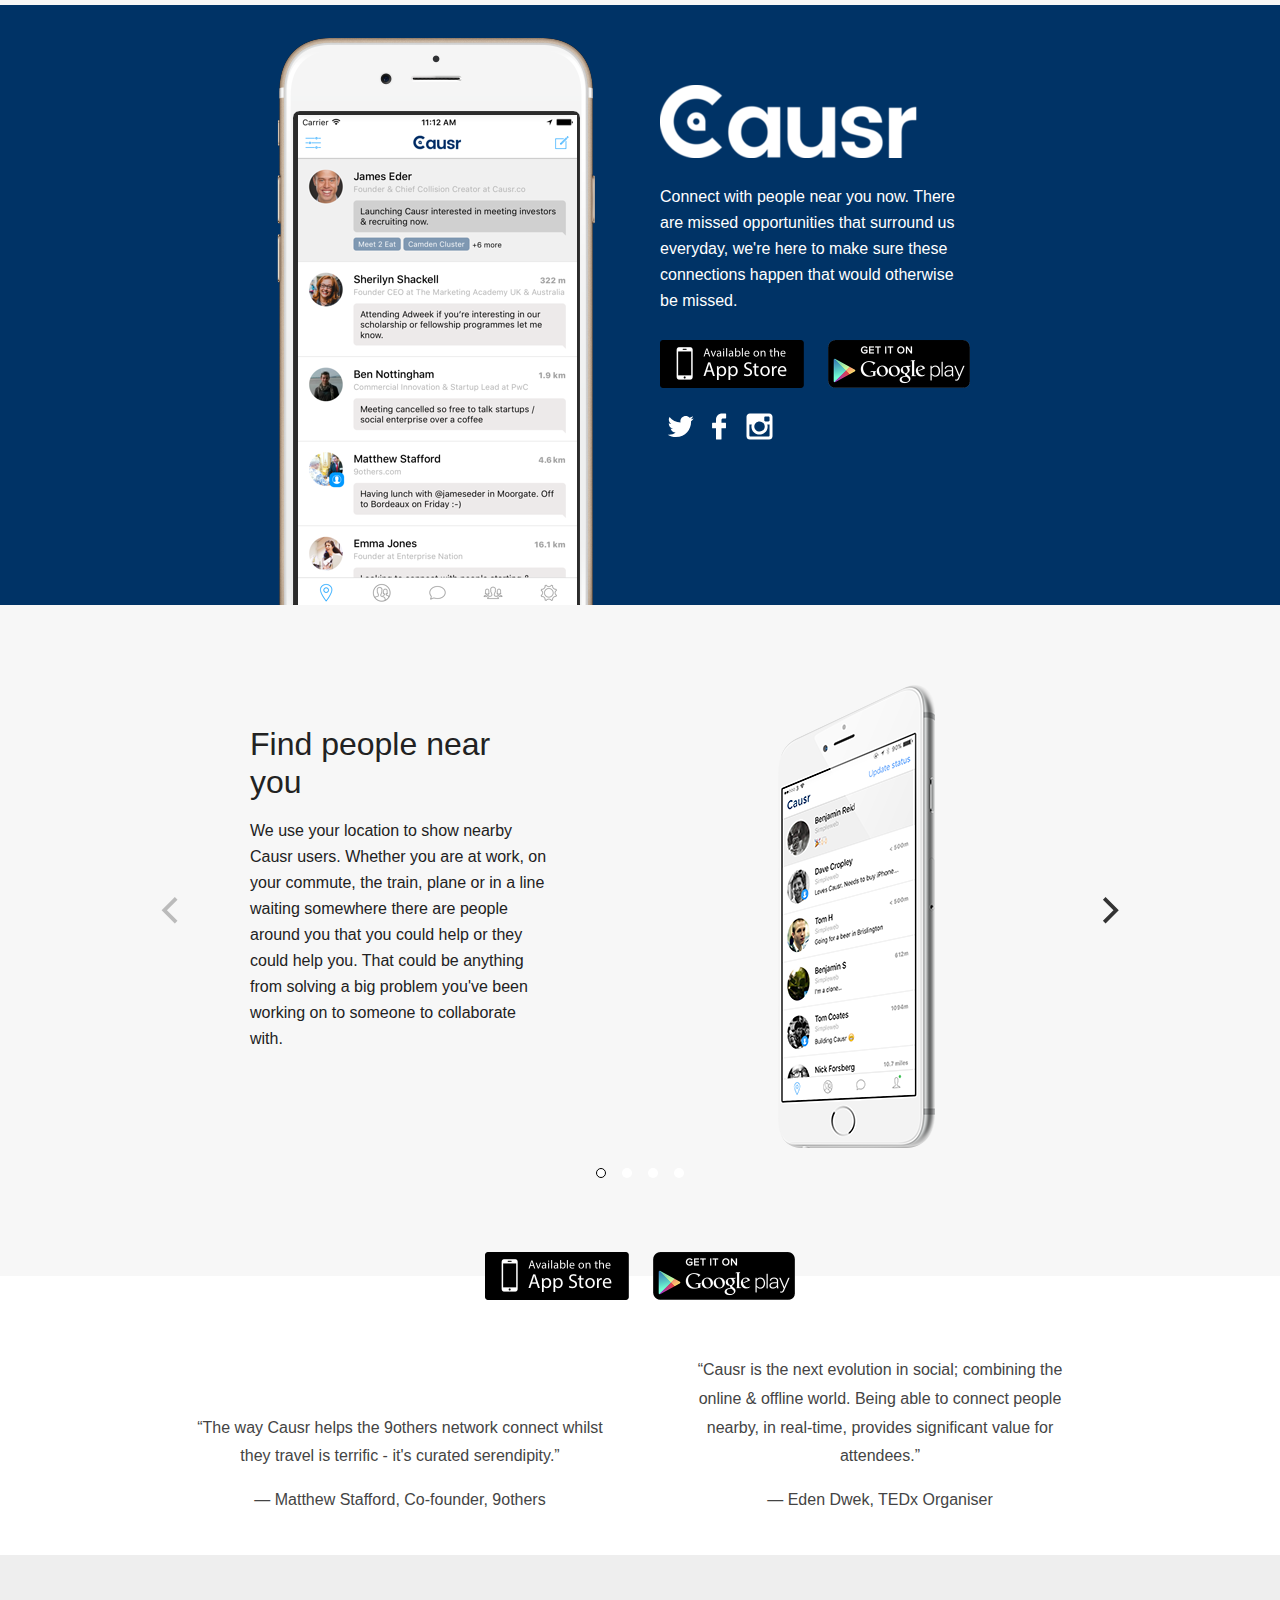
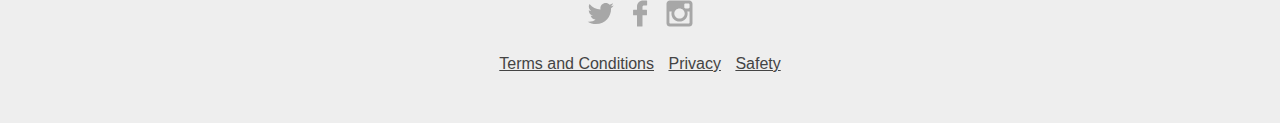
<file: index.html>
<!DOCTYPE html>
<html lang="en">
  <head>
    <meta charset="utf-8">
    <meta name="viewport" content="width=device-width, initial-scale=1">
    <meta http-equiv="X-UA-Compatible" content="IE=edge">
    <meta name="description" content="">
    <title>Causr - Connect with people near you now.</title>
    <link rel="stylesheet" href="styles/app.css">
    <!--[if lt IE 9]>
    <script src="//cdnjs.cloudflare.com/ajax/libs/html5shiv/3.7.2/html5shiv.min.js"></script>
    <script src="//cdnjs.cloudflare.com/ajax/libs/respond.js/1.4.2/respond.js"></script>
    <![endif]-->

    <style>
      .page-header {
        background-color: #003366;

      }

      .page-header .networks path {
        fill: #FFF;
      }

      .page-promo {
        background-color: #F7F7F7;
        color: #222;
      }

      .page-promo a {
        color: #222;
      }

      .section--brand {
        background-color: #F7F7F7;
        color: #222;
      }

      .section--brand a {
        color: #222;
      }

      .button {
        color: #FFF;
        background-color: #0099FF;
      }

      .button:hover {
        background-color: #0099FF;
      }
    </style>


    <script>
      (function(i,s,o,g,r,a,m){i['GoogleAnalyticsObject']=r;i[r]=i[r]||function(){
      (i[r].q=i[r].q||[]).push(arguments)},i[r].l=1*new Date();a=s.createElement(o),
      m=s.getElementsByTagName(o)[0];a.async=1;a.src=g;m.parentNode.insertBefore(a,m)
      })(window,document,'script','//www.google-analytics.com/analytics.js','ga');
      ga('create', 'UA-71581538-5', 'auto');
      ga('send', 'pageview');
    </script>

  </head>
  <body>

      <div class="page-promo">
  <div class="inner">

  </div>
</div>
<header class="page-header">
  <div class="inner">
    <div class="page-header__intro">
      <img
        class="logo"
        src="images/causr_logo_white--1--6d30d4a1aba9ffa3c5094b6944ffd0ca.png"
        alt="Product Website">
      <p>Connect with people near you now. There are missed opportunities that surround us everyday, we're here to make sure these connections happen that would otherwise be missed.</p>
      <ul class="inline-list">

  <li class="inline-list__item">
    <a href="https://itunes.apple.com/us/app/causr/id1129819484?ls=1&mt=8">
      <img src="images/app-store-2x-baf8876265fcf752127662844d5a74f7.png" alt="Product Website on the App Store" width="144" height="48">
    </a>
  </li>


  <li class="inline-list__item">
    <a href="https://play.google.com/store/apps/details?id=co.causr.app&hl=en">
      <img src="images/google-play-2x-334d71179878dde152f1dcc7745bc8b3.png" alt="Product Website on the Google Play" width="142" height="48">
    </a>
  </li>

</ul>


  <ul class="networks">

      <li class="networks__item">
        <a href="http://www.twitter.com/causrapp">
          <svg width="27px" height="23px" viewBox="0 0 27 23" version="1.1" xmlns="http://www.w3.org/2000/svg" xmlns:xlink="http://www.w3.org/1999/xlink">
            <g stroke="none" stroke-width="1" fill="none" fill-rule="evenodd">
              <path d="M26.7109271,3.43916442 C25.7539811,3.86319453 24.7271918,4.15076689 23.64836,4.27915273 C24.7499206,3.61950786 25.5931377,2.57321857 25.9927821,1.33031457 C24.9594928,1.94118812 23.8189321,2.38476074 22.6036426,2.62521865 C21.6304678,1.58704375 20.2462204,0.940398904 18.7108584,0.940398904 C15.7652915,0.940398904 13.3769837,3.32870673 13.3769837,6.27265925 C13.3769837,6.69018934 13.4240982,7.09799066 13.5150983,7.48794882 C9.08294074,7.26533408 5.15281341,5.14186982 2.52243329,1.91518808 C2.06263189,2.70156191 1.80105956,3.61785099 1.80105956,4.5959539 C1.80105956,6.44650267 2.74339117,8.07932233 4.1731386,9.03461148 C3.29903587,9.00538267 2.47693322,8.76492476 1.75721635,8.36523783 L1.75721635,8.43185232 C1.75721635,11.015118 3.59637949,13.1710823 6.03503053,13.6617694 C5.58822915,13.7819983 5.11708459,13.8486128 4.62966876,13.8486128 C4.28525316,13.8486128 3.95218072,13.8144984 3.6256083,13.7494983 C4.30471071,15.8697338 6.27387406,17.4115533 8.60695304,17.4538246 C6.7824043,18.883572 4.48182538,19.7332891 1.98305986,19.7332891 C1.55252974,19.7332891 1.12845716,19.707289 0.710927062,19.6601746 C3.07162046,21.1760365 5.87422962,22.0598681 8.88641101,22.0598681 C18.6979434,22.0598681 24.0610894,13.9331129 24.0610894,6.88518966 L24.0432037,6.19470161 C25.0911074,5.44728535 25.9976677,4.50822499 26.7109271,3.43916442 L26.7109271,3.43916442 Z" id="twitter" fill="#010002" sketch:type="MSShapeGroup"></path>
            </g>
          </svg>
        </a>
      </li>


      <li class="networks__item">
        <a href="http://www.facebook.com/causrapp">
          <svg width="15px" height="27px" viewBox="0 0 15 27" version="1.1" xmlns="http://www.w3.org/2000/svg" xmlns:xlink="http://www.w3.org/1999/xlink">
            <g stroke="none" stroke-width="1" fill="none" fill-rule="evenodd">
              <path d="M13.6045844,0.505409735 L10.2329668,0.5 C6.44507008,0.5 3.99716479,3.01146968 3.99716479,6.89863508 L3.99716479,9.84883431 L0.607154073,9.84883431 C0.314216899,9.84883431 0.077,10.0863217 0.077,10.3792589 L0.077,14.6537613 C0.077,14.9466985 0.314487386,15.1839154 0.607154073,15.1839154 L3.99716479,15.1839154 L3.99716479,25.9698459 C3.99716479,26.2627831 4.23438169,26.5 4.52731886,26.5 L8.95031856,26.5 C9.24325573,26.5 9.48047263,26.2625126 9.48047263,25.9698459 L9.48047263,15.1839154 L13.4441858,15.1839154 C13.737123,15.1839154 13.9743399,14.9466985 13.9743399,14.6537613 L13.9759628,10.3792589 C13.9759628,10.2386057 13.919972,10.1039033 13.8207034,10.0043642 C13.7214347,9.90482507 13.5861913,9.84883431 13.4455382,9.84883431 L9.48047263,9.84883431 L9.48047263,7.34791361 C9.48047263,6.1458704 9.76691813,5.53565224 11.332766,5.53565224 L13.6040435,5.53484078 C13.8967102,5.53484078 14.1339271,5.29735339 14.1339271,5.0046867 L14.1339271,1.03556381 C14.1339271,0.743167608 13.8969806,0.505950709 13.6045844,0.505409735 L13.6045844,0.505409735 Z" id="facebook" fill="#000000" sketch:type="MSShapeGroup"></path>
            </g>
          </svg>
        </a>
      </li>


      <li class="networks__item">
        <a href="https://www.instagram.com/causrapp">
          <svg width="27px" height="27px" viewBox="0 0 27 27" version="1.1" xmlns="http://www.w3.org/2000/svg" xmlns:xlink="http://www.w3.org/1999/xlink">
            <g id="Page-1" stroke="none" stroke-width="1" fill="none" fill-rule="evenodd">
              <path d="M3.83722817,0.5 L23.1630388,0.5 C24.9983675,0.5 26.5,1.8588106 26.5,3.83696121 L26.5,23.1633057 C26.5,25.1414564 24.9983675,26.500267 23.1630388,26.500267 L3.83722817,26.500267 C2.00136559,26.500267 0.5,25.1414564 0.5,23.1633057 L0.5,3.83696121 C0.5,1.8588106 2.00136559,0.5 3.83722817,0.5 Z M19.4400579,3.38874058 C18.7961579,3.38874058 18.2699858,3.91517958 18.2699858,4.55934657 L18.2699858,7.3610592 C18.2699858,8.00495924 18.7961579,8.53166519 19.4400579,8.53166519 L22.3787194,8.53166519 C23.0226195,8.53166519 23.5493254,8.00495924 23.5493254,7.3610592 L23.5493254,4.55934657 C23.5493254,3.91517958 23.0226195,3.38874058 22.3787194,3.38874058 L19.4400579,3.38874058 Z M23.5616054,11.4954207 L21.2732509,11.4954207 C21.489753,12.2023225 21.606947,12.9511366 21.606947,13.7258455 C21.606947,18.0505473 17.9880793,21.5562252 13.524827,21.5562252 C9.06184159,21.5562252 5.44350781,18.0505473 5.44350781,13.7258455 C5.44350781,12.9506027 5.56043493,12.2020556 5.77720393,11.4954207 L3.38927449,11.4954207 L3.38927449,22.4782944 C3.38927449,23.0466456 3.85431341,23.5119515 4.4229316,23.5119515 L22.5284822,23.5119515 C23.0971004,23.5119515 23.5621394,23.0469125 23.5621394,22.4782944 L23.5621394,11.4954207 L23.5616054,11.4954207 Z M13.52456,8.38403803 C10.6408916,8.38403803 8.30288313,10.6491673 8.30288313,13.4436721 C8.30288313,16.2381769 10.6408916,18.5033062 13.52456,18.5033062 C16.4084954,18.5033062 18.7467708,16.2381769 18.7467708,13.4436721 C18.7467708,10.6491673 16.4087623,8.38403803 13.52456,8.38403803 Z" id="instagram" fill="#000000" sketch:type="MSShapeGroup"></path>
            </g>
          </svg>
        </a>
      </li>

  </ul>


      <div class="page-header__image">
        <img src="images/causrhomepage-7e3319dba3345511427ee50b9010af6f.png" alt="Product Website" width="370">
      </div>
    </div>
  </div>
</header>

<section class="section section--brand">
  <div class="inner">
    <div class="gallery" id="js-gallery">

  <div class="gallery-item">
    <div class="gallery-item__body">
      <h2>Find people near you</h2>
      <p><p>We use your location to show nearby Causr users. Whether you are at work, on your commute, the train, plane or in a line waiting somewhere there are people around you that you could help or they could help you. That could be anything from solving a big problem you&#39;ve been working on to someone to collaborate with. </p>
</p>
    </div>
    <div class="gallery-item__image">
      <img src="images/feature-0-d221f906aad3c1f90b2936f1a449cd10.png" alt="Find people near you">
    </div>
  </div>


  <div class="gallery-item">
    <div class="gallery-item__body">
      <h2>Update your status to let people know what you're up to</h2>
      <p><p>Let people know if you&#39;re free or if you&#39;re looking for help with something specific. Leave your status on for an hour or two or until you next update. </p>
</p>
    </div>
    <div class="gallery-item__image">
      <img src="images/feature-1-74f908e5dd00e38576f8e3847fb3befd.png" alt="Update your status to let people know what you're up to">
    </div>
  </div>


  <div class="gallery-item">
    <div class="gallery-item__body">
      <h2>Connect and chat</h2>
      <p><p>Create new contacts, instant message and meet up. Causr is designed to enable more collaboration and face to face interaction for people within &amp; outside of your existing networks.</p>
</p>
    </div>
    <div class="gallery-item__image">
      <img src="images/feature-2-9b49ea1769ca5c912d38e1c147a98bbf.png" alt="Connect and chat">
    </div>
  </div>


  <div class="gallery-item">
    <div class="gallery-item__body">
      <h2>Join Groups</h2>
      <p><p>Connect with people who share the same interests. That&#39;s everything from people nearby looking to go for a run to Alumni from your University. If you don&#39;t see a group for you under the groups tab feel free to request one and we&#39;ll be in touch. </p>
</p>
    </div>
    <div class="gallery-item__image">
      <img src="images/feature-3-b1d45c68b2fe6abe527836681b812b4c.png" alt="Join Groups">
    </div>
  </div>

</div>

    <div class="section__cta">
      <ul class="inline-list">

  <li class="inline-list__item">
    <a href="https://itunes.apple.com/us/app/causr/id1129819484?ls=1&mt=8">
      <img src="images/app-store-2x-baf8876265fcf752127662844d5a74f7.png" alt="Product Website on the App Store" width="144" height="48">
    </a>
  </li>


  <li class="inline-list__item">
    <a href="https://play.google.com/store/apps/details?id=co.causr.app&hl=en">
      <img src="images/google-play-2x-334d71179878dde152f1dcc7745bc8b3.png" alt="Product Website on the Google Play" width="142" height="48">
    </a>
  </li>

</ul>

    </div>
  </div>
</section>

<section class="section section--flat">
  <div class="inner">
    <div class="testimonials">

  <div class="testimonials__quote">
    <blockquote class="quote">
      &ldquo;The way Causr helps the 9others network connect whilst they travel is terrific - it's curated serendipity.&rdquo;
      <cite class="quote__author">&mdash; Matthew Stafford, Co-founder, 9others</cite>
    </blockquote>
  </div><div class="testimonials__quote">
    <blockquote class="quote">
      &ldquo;Causr is the next evolution in social; combining the online & offline world. Being able to connect people nearby, in real-time, provides significant value for attendees.&rdquo;
      <cite class="quote__author">&mdash; Eden Dwek, TEDx Organiser</cite>
    </blockquote>
  </div>

</div>

  </div>
</section>


      <footer class="page-footer">
        <div class="inner">

  <ul class="networks">

      <li class="networks__item">
        <a href="http://www.twitter.com/causrapp">
          <svg width="27px" height="23px" viewBox="0 0 27 23" version="1.1" xmlns="http://www.w3.org/2000/svg" xmlns:xlink="http://www.w3.org/1999/xlink">
            <g stroke="none" stroke-width="1" fill="none" fill-rule="evenodd">
              <path d="M26.7109271,3.43916442 C25.7539811,3.86319453 24.7271918,4.15076689 23.64836,4.27915273 C24.7499206,3.61950786 25.5931377,2.57321857 25.9927821,1.33031457 C24.9594928,1.94118812 23.8189321,2.38476074 22.6036426,2.62521865 C21.6304678,1.58704375 20.2462204,0.940398904 18.7108584,0.940398904 C15.7652915,0.940398904 13.3769837,3.32870673 13.3769837,6.27265925 C13.3769837,6.69018934 13.4240982,7.09799066 13.5150983,7.48794882 C9.08294074,7.26533408 5.15281341,5.14186982 2.52243329,1.91518808 C2.06263189,2.70156191 1.80105956,3.61785099 1.80105956,4.5959539 C1.80105956,6.44650267 2.74339117,8.07932233 4.1731386,9.03461148 C3.29903587,9.00538267 2.47693322,8.76492476 1.75721635,8.36523783 L1.75721635,8.43185232 C1.75721635,11.015118 3.59637949,13.1710823 6.03503053,13.6617694 C5.58822915,13.7819983 5.11708459,13.8486128 4.62966876,13.8486128 C4.28525316,13.8486128 3.95218072,13.8144984 3.6256083,13.7494983 C4.30471071,15.8697338 6.27387406,17.4115533 8.60695304,17.4538246 C6.7824043,18.883572 4.48182538,19.7332891 1.98305986,19.7332891 C1.55252974,19.7332891 1.12845716,19.707289 0.710927062,19.6601746 C3.07162046,21.1760365 5.87422962,22.0598681 8.88641101,22.0598681 C18.6979434,22.0598681 24.0610894,13.9331129 24.0610894,6.88518966 L24.0432037,6.19470161 C25.0911074,5.44728535 25.9976677,4.50822499 26.7109271,3.43916442 L26.7109271,3.43916442 Z" id="twitter" fill="#010002" sketch:type="MSShapeGroup"></path>
            </g>
          </svg>
        </a>
      </li>


      <li class="networks__item">
        <a href="http://www.facebook.com/causrapp">
          <svg width="15px" height="27px" viewBox="0 0 15 27" version="1.1" xmlns="http://www.w3.org/2000/svg" xmlns:xlink="http://www.w3.org/1999/xlink">
            <g stroke="none" stroke-width="1" fill="none" fill-rule="evenodd">
              <path d="M13.6045844,0.505409735 L10.2329668,0.5 C6.44507008,0.5 3.99716479,3.01146968 3.99716479,6.89863508 L3.99716479,9.84883431 L0.607154073,9.84883431 C0.314216899,9.84883431 0.077,10.0863217 0.077,10.3792589 L0.077,14.6537613 C0.077,14.9466985 0.314487386,15.1839154 0.607154073,15.1839154 L3.99716479,15.1839154 L3.99716479,25.9698459 C3.99716479,26.2627831 4.23438169,26.5 4.52731886,26.5 L8.95031856,26.5 C9.24325573,26.5 9.48047263,26.2625126 9.48047263,25.9698459 L9.48047263,15.1839154 L13.4441858,15.1839154 C13.737123,15.1839154 13.9743399,14.9466985 13.9743399,14.6537613 L13.9759628,10.3792589 C13.9759628,10.2386057 13.919972,10.1039033 13.8207034,10.0043642 C13.7214347,9.90482507 13.5861913,9.84883431 13.4455382,9.84883431 L9.48047263,9.84883431 L9.48047263,7.34791361 C9.48047263,6.1458704 9.76691813,5.53565224 11.332766,5.53565224 L13.6040435,5.53484078 C13.8967102,5.53484078 14.1339271,5.29735339 14.1339271,5.0046867 L14.1339271,1.03556381 C14.1339271,0.743167608 13.8969806,0.505950709 13.6045844,0.505409735 L13.6045844,0.505409735 Z" id="facebook" fill="#000000" sketch:type="MSShapeGroup"></path>
            </g>
          </svg>
        </a>
      </li>


      <li class="networks__item">
        <a href="https://www.instagram.com/causrapp">
          <svg width="27px" height="27px" viewBox="0 0 27 27" version="1.1" xmlns="http://www.w3.org/2000/svg" xmlns:xlink="http://www.w3.org/1999/xlink">
            <g id="Page-1" stroke="none" stroke-width="1" fill="none" fill-rule="evenodd">
              <path d="M3.83722817,0.5 L23.1630388,0.5 C24.9983675,0.5 26.5,1.8588106 26.5,3.83696121 L26.5,23.1633057 C26.5,25.1414564 24.9983675,26.500267 23.1630388,26.500267 L3.83722817,26.500267 C2.00136559,26.500267 0.5,25.1414564 0.5,23.1633057 L0.5,3.83696121 C0.5,1.8588106 2.00136559,0.5 3.83722817,0.5 Z M19.4400579,3.38874058 C18.7961579,3.38874058 18.2699858,3.91517958 18.2699858,4.55934657 L18.2699858,7.3610592 C18.2699858,8.00495924 18.7961579,8.53166519 19.4400579,8.53166519 L22.3787194,8.53166519 C23.0226195,8.53166519 23.5493254,8.00495924 23.5493254,7.3610592 L23.5493254,4.55934657 C23.5493254,3.91517958 23.0226195,3.38874058 22.3787194,3.38874058 L19.4400579,3.38874058 Z M23.5616054,11.4954207 L21.2732509,11.4954207 C21.489753,12.2023225 21.606947,12.9511366 21.606947,13.7258455 C21.606947,18.0505473 17.9880793,21.5562252 13.524827,21.5562252 C9.06184159,21.5562252 5.44350781,18.0505473 5.44350781,13.7258455 C5.44350781,12.9506027 5.56043493,12.2020556 5.77720393,11.4954207 L3.38927449,11.4954207 L3.38927449,22.4782944 C3.38927449,23.0466456 3.85431341,23.5119515 4.4229316,23.5119515 L22.5284822,23.5119515 C23.0971004,23.5119515 23.5621394,23.0469125 23.5621394,22.4782944 L23.5621394,11.4954207 L23.5616054,11.4954207 Z M13.52456,8.38403803 C10.6408916,8.38403803 8.30288313,10.6491673 8.30288313,13.4436721 C8.30288313,16.2381769 10.6408916,18.5033062 13.52456,18.5033062 C16.4084954,18.5033062 18.7467708,16.2381769 18.7467708,13.4436721 C18.7467708,10.6491673 16.4087623,8.38403803 13.52456,8.38403803 Z" id="instagram" fill="#000000" sketch:type="MSShapeGroup"></path>
            </g>
          </svg>
        </a>
      </li>

  </ul>


          <nav>
  <ul class="inline-nav">

    <li class="inline-nav__item">
      <a href="/pages/terms ">Terms and Conditions </a>
    </li>


    <li class="inline-nav__item">
      <a href="/pages/privacy">Privacy</a>
    </li>


    <li class="inline-nav__item">
      <a href="/pages/help">Safety</a>
    </li>


  </ul>
</nav>

        </div>
      </footer>

      <script src="scripts/app.js"></script>

  </body>
</html>
</file>
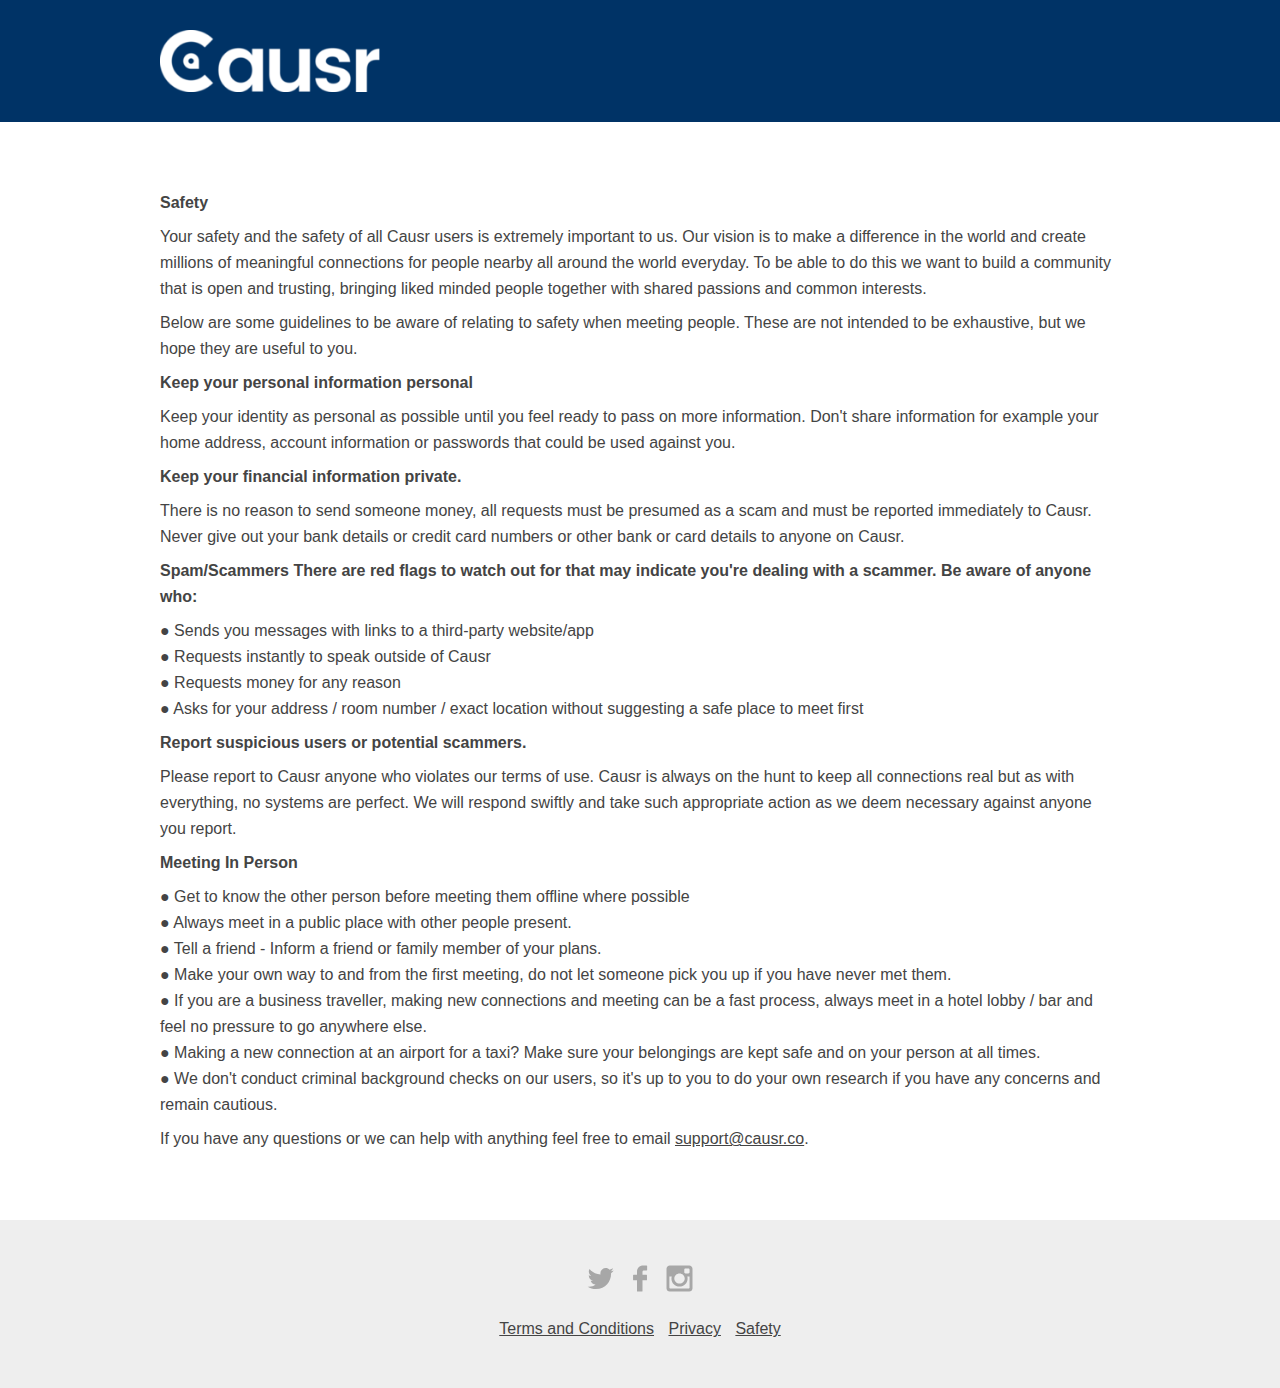
<file: pages/help.html>
<!DOCTYPE html>
<html lang="en">
  <head>
    <meta charset="utf-8">
    <meta name="viewport" content="width=device-width, initial-scale=1">
    <meta http-equiv="X-UA-Compatible" content="IE=edge">
    <meta name="description" content="">
    <title>Causr - Connect with people near you now.</title>
    <link rel="stylesheet" href="/styles/app.css">
    <!--[if lt IE 9]>
    <script src="//cdnjs.cloudflare.com/ajax/libs/html5shiv/3.7.2/html5shiv.min.js"></script>
    <script src="//cdnjs.cloudflare.com/ajax/libs/respond.js/1.4.2/respond.js"></script>
    <![endif]-->

    <style>
      .page-header {
        background-color: #003366;

      }

      .page-header .networks path {
        fill: #FFF;
      }

      .page-promo {
        background-color: #F7F7F7;
        color: #222;
      }

      .page-promo a {
        color: #222;
      }

      .section--brand {
        background-color: #F7F7F7;
        color: #222;
      }

      .section--brand a {
        color: #222;
      }

      .button {
        color: #FFF;
        background-color: #0099FF;
      }

      .button:hover {
        background-color: #0099FF;
      }
    </style>


    <script>
      (function(i,s,o,g,r,a,m){i['GoogleAnalyticsObject']=r;i[r]=i[r]||function(){
      (i[r].q=i[r].q||[]).push(arguments)},i[r].l=1*new Date();a=s.createElement(o),
      m=s.getElementsByTagName(o)[0];a.async=1;a.src=g;m.parentNode.insertBefore(a,m)
      })(window,document,'script','//www.google-analytics.com/analytics.js','ga');
      ga('create', 'UA-71581538-5', 'auto');
      ga('send', 'pageview');
    </script>

  </head>
  <body>

      <header class="page-header page-header--padded">
  <div class="inner">
    <a href="/">
      <img
        class="logo logo--inline"
        src="/images/causr_logo_white--1--6d30d4a1aba9ffa3c5094b6944ffd0ca.png"
        alt="Product Website">
    </a>
  </div>
</header>

<section class="section">
  <div class="inner">
    <p><b>Safety</b></p><p class="p1"><span class="s1">Your safety and the safety of all Causr users is extremely important to us. Our vision is to make a difference in the world and create millions of meaningful connections for people nearby all around the world everyday. To be able to do this we want to build a community that is open and trusting, bringing liked minded people together with shared passions and common interests.</span></p><p class="p1"><span class="s1">Below are some guidelines to be aware of relating to safety when meeting people. These are not intended to be exhaustive, but we hope they are useful to you.</span></p><p class="p1"><span class="s1"><b>Keep your personal information personal</b></span></p><p class="p1"><span class="s1">Keep your identity as personal as possible until you feel ready to pass on more information. Don't share information for example your home address, account information or passwords that could be used against you.</span></p><p class="p1"><span class="s1"><b>Keep your financial information private.</b></span></p><p class="p1"><span class="s1">There is no reason to send someone money, all requests must be presumed as a scam and must be reported immediately to Causr. Never give out your bank details or credit card numbers or other bank or card details to anyone on Causr.</span></p><p class="p1"><span class="s1"><b>Spam/Scammers There are red flags to watch out for that may indicate you're dealing with a scammer. Be aware of anyone who:</b></span></p><p class="p1"><span class="s2">● </span><span class="s1">Sends you messages with links to a third-party website/app<br></span><span class="s2">● </span><span class="s1">Requests instantly to speak outside of Causr<br></span><span class="s2">● </span><span class="s1">Requests money for any reason<br></span><span class="s2">● </span><span class="s1">Asks for your address / room number / exact location without suggesting a safe place to meet first</span></p><p class="p1"><span class="s1"><b>Report suspicious users or potential scammers.</b></span></p><p class="p1"><span class="s1">Please report to Causr anyone who violates our terms of use. Causr is always on the hunt to keep all connections real but as with everything, no systems are perfect. We will respond swiftly and take such appropriate action as we deem necessary against anyone you report.</span></p><p class="p1"><span class="s1"><b>Meeting In Person</b></span></p><p class="p1"><span class="s3">● </span><span class="s1">Get to know the other person before meeting them offline where possible<br></span><span class="s3">● </span><span class="s1">Always meet in a public place with other people present.<br></span><span class="s3">● </span><span class="s1">Tell a friend - Inform a friend or family member of your plans.<br></span><span class="s3">● </span><span class="s1">Make your own way to and from the first meeting, do not let someone pick you up if you have never met them.<br></span><span class="s4">● </span><span class="s1">If you are a business traveller, making new connections and meeting can be a fast process, always meet in a hotel lobby / bar and feel no pressure to go anywhere else.<br></span><span class="s4">● </span><span class="s1">Making a new connection at an airport for a taxi? Make sure your belongings are kept safe and on your person at all times.<br></span><span class="s4">● </span><span class="s1">We don't conduct criminal background checks on our users, so it's up to you to do your own research if you have any concerns and remain cautious.</span></p><p class="p1"><span class="s1">If you have any questions or we can help with anything feel free to email <a href="mailto:mailto:support@causr.co">support@causr.co</a>.</span></p>
  </div>
</section>


      <footer class="page-footer">
        <div class="inner">

  <ul class="networks">

      <li class="networks__item">
        <a href="http://www.twitter.com/causrapp">
          <svg width="27px" height="23px" viewBox="0 0 27 23" version="1.1" xmlns="http://www.w3.org/2000/svg" xmlns:xlink="http://www.w3.org/1999/xlink">
            <g stroke="none" stroke-width="1" fill="none" fill-rule="evenodd">
              <path d="M26.7109271,3.43916442 C25.7539811,3.86319453 24.7271918,4.15076689 23.64836,4.27915273 C24.7499206,3.61950786 25.5931377,2.57321857 25.9927821,1.33031457 C24.9594928,1.94118812 23.8189321,2.38476074 22.6036426,2.62521865 C21.6304678,1.58704375 20.2462204,0.940398904 18.7108584,0.940398904 C15.7652915,0.940398904 13.3769837,3.32870673 13.3769837,6.27265925 C13.3769837,6.69018934 13.4240982,7.09799066 13.5150983,7.48794882 C9.08294074,7.26533408 5.15281341,5.14186982 2.52243329,1.91518808 C2.06263189,2.70156191 1.80105956,3.61785099 1.80105956,4.5959539 C1.80105956,6.44650267 2.74339117,8.07932233 4.1731386,9.03461148 C3.29903587,9.00538267 2.47693322,8.76492476 1.75721635,8.36523783 L1.75721635,8.43185232 C1.75721635,11.015118 3.59637949,13.1710823 6.03503053,13.6617694 C5.58822915,13.7819983 5.11708459,13.8486128 4.62966876,13.8486128 C4.28525316,13.8486128 3.95218072,13.8144984 3.6256083,13.7494983 C4.30471071,15.8697338 6.27387406,17.4115533 8.60695304,17.4538246 C6.7824043,18.883572 4.48182538,19.7332891 1.98305986,19.7332891 C1.55252974,19.7332891 1.12845716,19.707289 0.710927062,19.6601746 C3.07162046,21.1760365 5.87422962,22.0598681 8.88641101,22.0598681 C18.6979434,22.0598681 24.0610894,13.9331129 24.0610894,6.88518966 L24.0432037,6.19470161 C25.0911074,5.44728535 25.9976677,4.50822499 26.7109271,3.43916442 L26.7109271,3.43916442 Z" id="twitter" fill="#010002" sketch:type="MSShapeGroup"></path>
            </g>
          </svg>
        </a>
      </li>


      <li class="networks__item">
        <a href="http://www.facebook.com/causrapp">
          <svg width="15px" height="27px" viewBox="0 0 15 27" version="1.1" xmlns="http://www.w3.org/2000/svg" xmlns:xlink="http://www.w3.org/1999/xlink">
            <g stroke="none" stroke-width="1" fill="none" fill-rule="evenodd">
              <path d="M13.6045844,0.505409735 L10.2329668,0.5 C6.44507008,0.5 3.99716479,3.01146968 3.99716479,6.89863508 L3.99716479,9.84883431 L0.607154073,9.84883431 C0.314216899,9.84883431 0.077,10.0863217 0.077,10.3792589 L0.077,14.6537613 C0.077,14.9466985 0.314487386,15.1839154 0.607154073,15.1839154 L3.99716479,15.1839154 L3.99716479,25.9698459 C3.99716479,26.2627831 4.23438169,26.5 4.52731886,26.5 L8.95031856,26.5 C9.24325573,26.5 9.48047263,26.2625126 9.48047263,25.9698459 L9.48047263,15.1839154 L13.4441858,15.1839154 C13.737123,15.1839154 13.9743399,14.9466985 13.9743399,14.6537613 L13.9759628,10.3792589 C13.9759628,10.2386057 13.919972,10.1039033 13.8207034,10.0043642 C13.7214347,9.90482507 13.5861913,9.84883431 13.4455382,9.84883431 L9.48047263,9.84883431 L9.48047263,7.34791361 C9.48047263,6.1458704 9.76691813,5.53565224 11.332766,5.53565224 L13.6040435,5.53484078 C13.8967102,5.53484078 14.1339271,5.29735339 14.1339271,5.0046867 L14.1339271,1.03556381 C14.1339271,0.743167608 13.8969806,0.505950709 13.6045844,0.505409735 L13.6045844,0.505409735 Z" id="facebook" fill="#000000" sketch:type="MSShapeGroup"></path>
            </g>
          </svg>
        </a>
      </li>


      <li class="networks__item">
        <a href="https://www.instagram.com/causrapp">
          <svg width="27px" height="27px" viewBox="0 0 27 27" version="1.1" xmlns="http://www.w3.org/2000/svg" xmlns:xlink="http://www.w3.org/1999/xlink">
            <g id="Page-1" stroke="none" stroke-width="1" fill="none" fill-rule="evenodd">
              <path d="M3.83722817,0.5 L23.1630388,0.5 C24.9983675,0.5 26.5,1.8588106 26.5,3.83696121 L26.5,23.1633057 C26.5,25.1414564 24.9983675,26.500267 23.1630388,26.500267 L3.83722817,26.500267 C2.00136559,26.500267 0.5,25.1414564 0.5,23.1633057 L0.5,3.83696121 C0.5,1.8588106 2.00136559,0.5 3.83722817,0.5 Z M19.4400579,3.38874058 C18.7961579,3.38874058 18.2699858,3.91517958 18.2699858,4.55934657 L18.2699858,7.3610592 C18.2699858,8.00495924 18.7961579,8.53166519 19.4400579,8.53166519 L22.3787194,8.53166519 C23.0226195,8.53166519 23.5493254,8.00495924 23.5493254,7.3610592 L23.5493254,4.55934657 C23.5493254,3.91517958 23.0226195,3.38874058 22.3787194,3.38874058 L19.4400579,3.38874058 Z M23.5616054,11.4954207 L21.2732509,11.4954207 C21.489753,12.2023225 21.606947,12.9511366 21.606947,13.7258455 C21.606947,18.0505473 17.9880793,21.5562252 13.524827,21.5562252 C9.06184159,21.5562252 5.44350781,18.0505473 5.44350781,13.7258455 C5.44350781,12.9506027 5.56043493,12.2020556 5.77720393,11.4954207 L3.38927449,11.4954207 L3.38927449,22.4782944 C3.38927449,23.0466456 3.85431341,23.5119515 4.4229316,23.5119515 L22.5284822,23.5119515 C23.0971004,23.5119515 23.5621394,23.0469125 23.5621394,22.4782944 L23.5621394,11.4954207 L23.5616054,11.4954207 Z M13.52456,8.38403803 C10.6408916,8.38403803 8.30288313,10.6491673 8.30288313,13.4436721 C8.30288313,16.2381769 10.6408916,18.5033062 13.52456,18.5033062 C16.4084954,18.5033062 18.7467708,16.2381769 18.7467708,13.4436721 C18.7467708,10.6491673 16.4087623,8.38403803 13.52456,8.38403803 Z" id="instagram" fill="#000000" sketch:type="MSShapeGroup"></path>
            </g>
          </svg>
        </a>
      </li>

  </ul>


          <nav>
  <ul class="inline-nav">

    <li class="inline-nav__item">
      <a href="/pages/terms ">Terms and Conditions </a>
    </li>


    <li class="inline-nav__item">
      <a href="/pages/privacy">Privacy</a>
    </li>


    <li class="inline-nav__item">
      <a href="/pages/help">Safety</a>
    </li>


  </ul>
</nav>

        </div>
      </footer>

      <script src="/scripts/app.js"></script>

  </body>
</html>
</file>
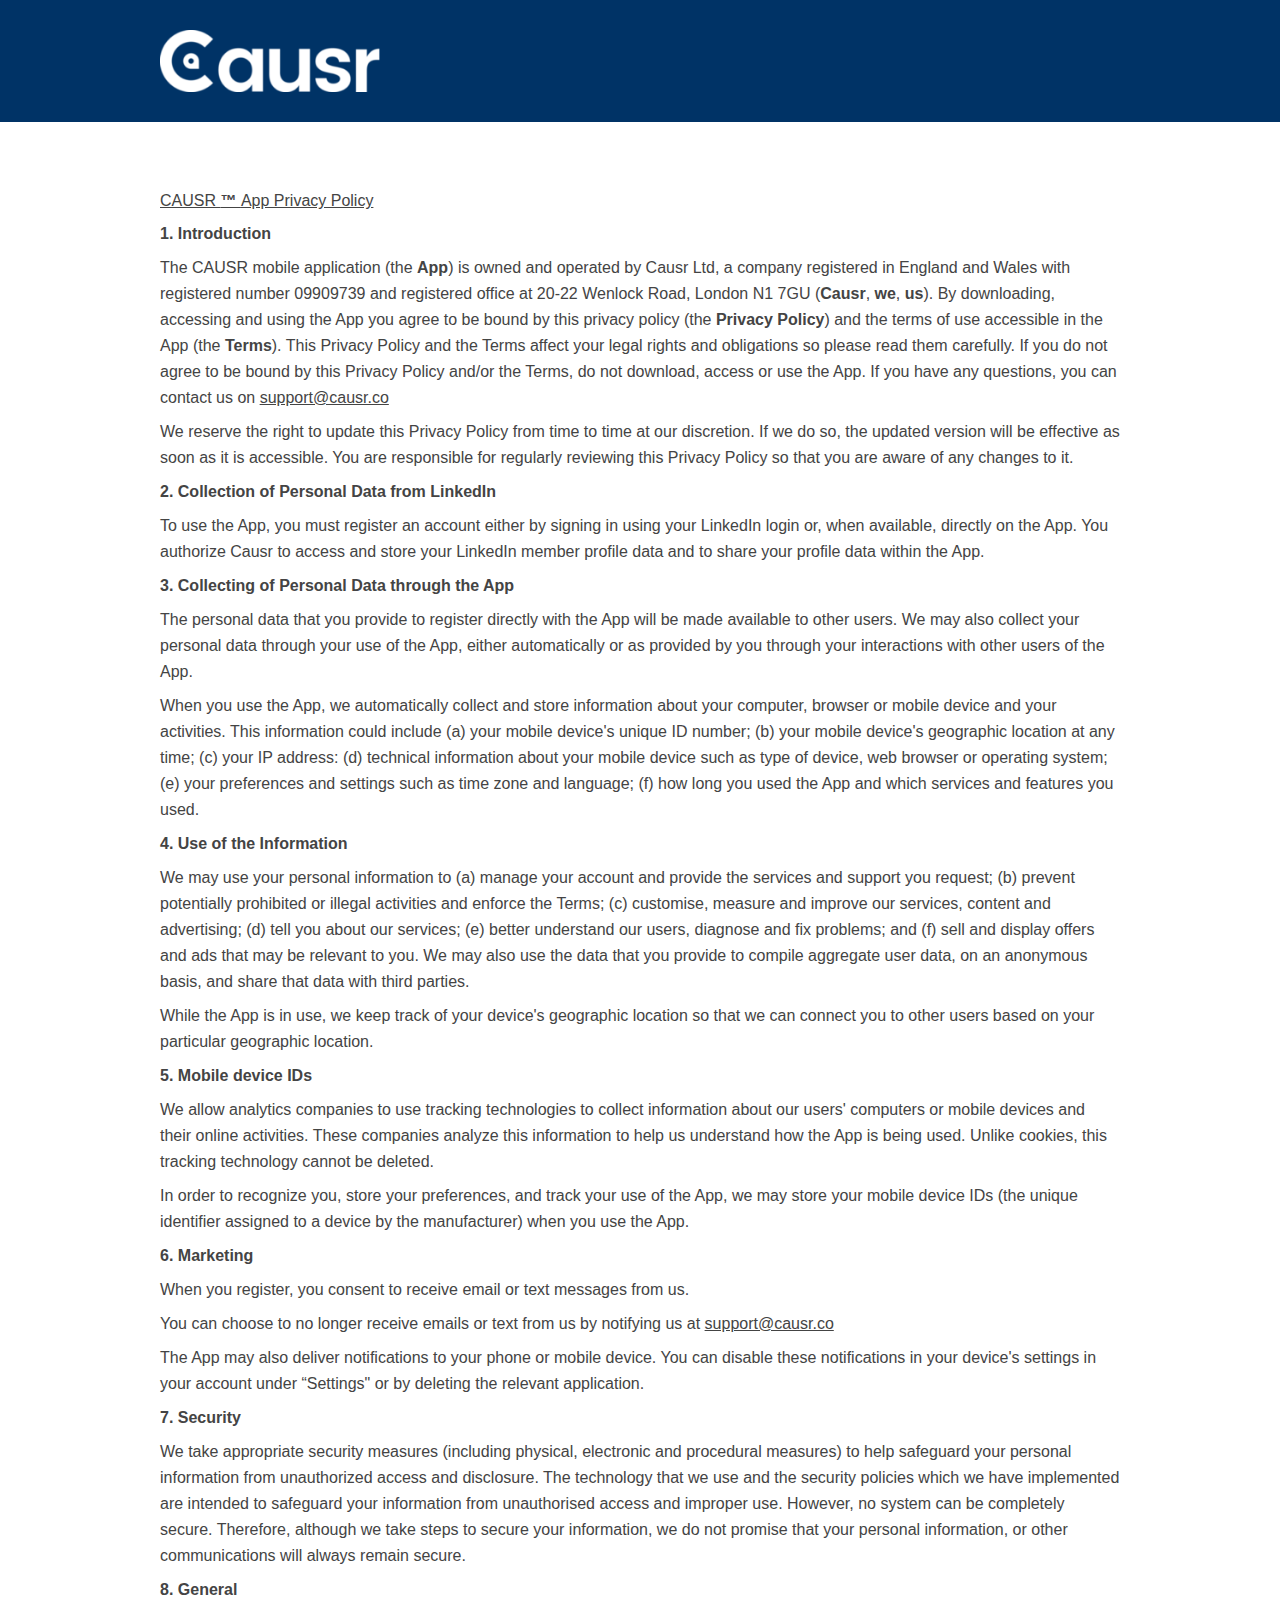
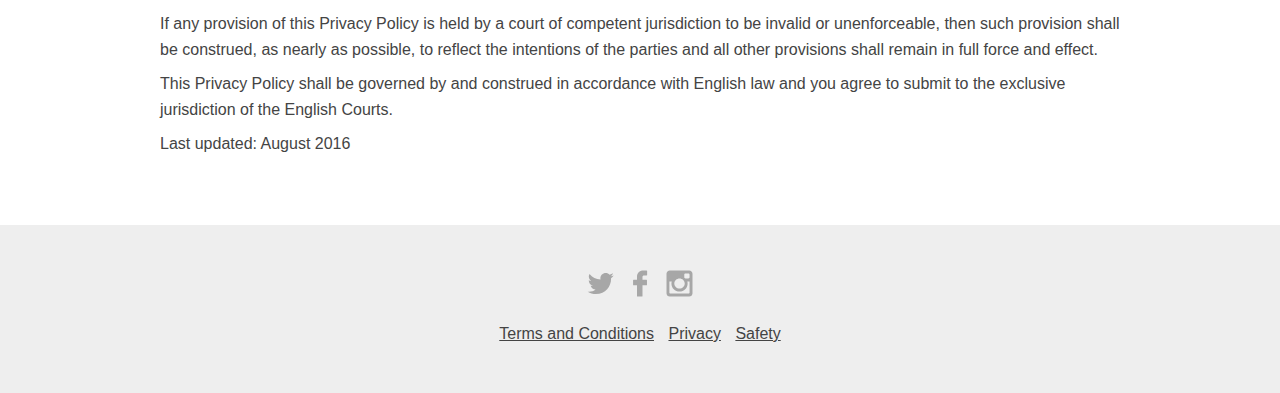
<file: pages/privacy.html>
<!DOCTYPE html>
<html lang="en">
  <head>
    <meta charset="utf-8">
    <meta name="viewport" content="width=device-width, initial-scale=1">
    <meta http-equiv="X-UA-Compatible" content="IE=edge">
    <meta name="description" content="">
    <title>Causr - Connect with people near you now.</title>
    <link rel="stylesheet" href="/styles/app.css">
    <!--[if lt IE 9]>
    <script src="//cdnjs.cloudflare.com/ajax/libs/html5shiv/3.7.2/html5shiv.min.js"></script>
    <script src="//cdnjs.cloudflare.com/ajax/libs/respond.js/1.4.2/respond.js"></script>
    <![endif]-->

    <style>
      .page-header {
        background-color: #003366;

      }

      .page-header .networks path {
        fill: #FFF;
      }

      .page-promo {
        background-color: #F7F7F7;
        color: #222;
      }

      .page-promo a {
        color: #222;
      }

      .section--brand {
        background-color: #F7F7F7;
        color: #222;
      }

      .section--brand a {
        color: #222;
      }

      .button {
        color: #FFF;
        background-color: #0099FF;
      }

      .button:hover {
        background-color: #0099FF;
      }
    </style>


    <script>
      (function(i,s,o,g,r,a,m){i['GoogleAnalyticsObject']=r;i[r]=i[r]||function(){
      (i[r].q=i[r].q||[]).push(arguments)},i[r].l=1*new Date();a=s.createElement(o),
      m=s.getElementsByTagName(o)[0];a.async=1;a.src=g;m.parentNode.insertBefore(a,m)
      })(window,document,'script','//www.google-analytics.com/analytics.js','ga');
      ga('create', 'UA-71581538-5', 'auto');
      ga('send', 'pageview');
    </script>

  </head>
  <body>

      <header class="page-header page-header--padded">
  <div class="inner">
    <a href="/">
      <img
        class="logo logo--inline"
        src="/images/causr_logo_white--1--6d30d4a1aba9ffa3c5094b6944ffd0ca.png"
        alt="Product Website">
    </a>
  </div>
</header>

<section class="section">
  <div class="inner">
    <p style="line-height: 22.4px;"><u>CAUSR </u><b><u data-redactor-tag="u"><span lang="EN-GB">™ </span></u></b><u>App Privacy Policy</u></p><p><sub></sub><sub></sub><span class="s1" style="line-height: 1.6em; background-color: initial;"><strong>1. </strong></span><span class="s2" style="line-height: 1.6em; background-color: initial;"><strong>Introduction</strong></span><br></p><p class="p1"><span class="s3">The CAUSR mobile application (the <b>App</b>) is owned and operated by Causr Ltd, a company registered in England and Wales with registered number 09909739 and registered office at 20-22 Wenlock Road, London N1 7GU (<b>Causr</b>, <b>we</b>, <b>us</b>). By downloading, accessing and using the App you agree to be bound by this privacy policy (the <b>Privacy Policy</b>) and the terms of use accessible in the App (the <b>Terms</b>). This Privacy Policy and the Terms affect your legal rights and obligations so please read them carefully. If you do not agree to be bound by this Privacy Policy and/or the Terms, do not download, access or use the App. If you have any questions, you can contact us on <a href="mailto:mailto:support@causr.co">support@causr.co</a></span></p><p class="p1"><span class="s3">We reserve the right to update this Privacy Policy from time to time at our discretion. If we do so, the updated version will be effective as soon as it is accessible. You are responsible for regularly reviewing this Privacy Policy so that you are aware of any changes to it.</span></p><p class="p1"><span class="s3"><strong>2. </strong></span><span class="s2"><strong>Collection of Personal Data from LinkedIn</strong></span></p><p class="p1"><span class="s3">To use the App, you must register an account either by signing in using your LinkedIn login or, when available, directly on the App. You authorize Causr to access and store your LinkedIn member profile data and to share your profile data within the App.</span></p><p class="p1"><span class="s3"><strong>3. </strong></span><span class="s2"><strong>Collecting of Personal Data through the App</strong></span></p><p class="p1"><span class="s3">The personal data that you provide to register directly with the App will be made available to other users. We may also collect your personal data through your use of the App, either automatically or as provided by you through your interactions with other users of the App.</span></p><p class="p1"><span class="s3">When you use the App, we automatically collect and store information about your computer, browser or mobile device and your activities. This information could include (a) your mobile device's unique ID number; (b) your mobile device's geographic location at any time; (c) your IP address: (d) technical information about your mobile device such as type of device, web browser or operating system; (e) your preferences and settings such as time zone and language; (f) how long you used the App and which services and features you used.</span></p><p class="p1"><span class="s3"><strong>4. </strong></span><span class="s2"><strong>Use of the Information</strong></span></p><p class="p1"><span class="s3">We may use your personal information to (a) manage your account and provide the services and support you request; (b) prevent potentially prohibited or illegal activities and enforce the Terms; (c) customise, measure and improve our services, content and advertising; (d) tell you about our services; (e) better understand our users, diagnose and fix problems; and (f) sell and display offers and ads that may be relevant to you. We may also use the data that you provide to compile aggregate user data, on an anonymous basis, and share that data with third parties.</span></p><p class="p1"><span class="s3">While the App is in use, we keep track of your device's geographic location so that we can connect you to other users based on your particular geographic location.</span></p><p class="p1"><span class="s1"><strong>5. </strong></span><span class="s2"><strong>Mobile device IDs</strong></span></p><p class="p1"><span class="s1">We allow analytics companies to use tracking technologies to collect information about our users' computers or mobile devices and their online activities. These companies analyze this information to help us understand how the App is being used. Unlike cookies, this tracking technology cannot be deleted.</span></p><p class="p1"><span class="s1">In order to recognize you, store your preferences, and track your use of the App, we may store your mobile device IDs (the unique identifier assigned to a device by the manufacturer) when you use the App.</span></p><p class="p1"><span class="s1"><strong>6. </strong></span><span class="s2"><strong>Marketing</strong></span></p><p class="p1"><span class="s1">When you register, you consent to receive email or text messages from us.</span></p><p class="p1"><span class="s1">You can choose to no longer receive emails or text from us by notifying us at <a href="mailto:mailto:support@causr.co">support@causr.co</a></span></p><p class="p1"><span class="s1">The App may also deliver notifications to your phone or mobile device. You can disable these notifications in your device's settings in your account under “Settings" or by deleting the relevant application.</span></p><p class="p1"><span class="s1"><strong>7. </strong></span><span class="s2"><strong>Security</strong></span></p><p class="p1"><span class="s1">We take appropriate security measures (including physical, electronic and procedural measures) to help safeguard your personal information from unauthorized access and disclosure. The technology that we use and the security policies which we have implemented are intended to safeguard your information from unauthorised access and improper use. However, no system can be completely secure. Therefore, although we take steps to secure your information, we do not promise that your personal information, or other communications will always remain secure.</span></p><p class="p1"><span class="s1"><strong>8. </strong></span><span class="s2"><strong>General</strong></span></p><p class="p1"><span class="s1">If any provision of this Privacy Policy is held by a court of competent jurisdiction to be invalid or unenforceable, then such provision shall be construed, as nearly as possible, to reflect the intentions of the parties and all other provisions shall remain in full force and effect.</span></p><p class="p1"><span class="s1">This Privacy Policy shall be governed by and construed in accordance with English law and you agree to submit to the exclusive jurisdiction of the English Courts.</span></p><p class="p1"><span class="s1">Last updated: August 2016</span></p>
  </div>
</section>


      <footer class="page-footer">
        <div class="inner">

  <ul class="networks">

      <li class="networks__item">
        <a href="http://www.twitter.com/causrapp">
          <svg width="27px" height="23px" viewBox="0 0 27 23" version="1.1" xmlns="http://www.w3.org/2000/svg" xmlns:xlink="http://www.w3.org/1999/xlink">
            <g stroke="none" stroke-width="1" fill="none" fill-rule="evenodd">
              <path d="M26.7109271,3.43916442 C25.7539811,3.86319453 24.7271918,4.15076689 23.64836,4.27915273 C24.7499206,3.61950786 25.5931377,2.57321857 25.9927821,1.33031457 C24.9594928,1.94118812 23.8189321,2.38476074 22.6036426,2.62521865 C21.6304678,1.58704375 20.2462204,0.940398904 18.7108584,0.940398904 C15.7652915,0.940398904 13.3769837,3.32870673 13.3769837,6.27265925 C13.3769837,6.69018934 13.4240982,7.09799066 13.5150983,7.48794882 C9.08294074,7.26533408 5.15281341,5.14186982 2.52243329,1.91518808 C2.06263189,2.70156191 1.80105956,3.61785099 1.80105956,4.5959539 C1.80105956,6.44650267 2.74339117,8.07932233 4.1731386,9.03461148 C3.29903587,9.00538267 2.47693322,8.76492476 1.75721635,8.36523783 L1.75721635,8.43185232 C1.75721635,11.015118 3.59637949,13.1710823 6.03503053,13.6617694 C5.58822915,13.7819983 5.11708459,13.8486128 4.62966876,13.8486128 C4.28525316,13.8486128 3.95218072,13.8144984 3.6256083,13.7494983 C4.30471071,15.8697338 6.27387406,17.4115533 8.60695304,17.4538246 C6.7824043,18.883572 4.48182538,19.7332891 1.98305986,19.7332891 C1.55252974,19.7332891 1.12845716,19.707289 0.710927062,19.6601746 C3.07162046,21.1760365 5.87422962,22.0598681 8.88641101,22.0598681 C18.6979434,22.0598681 24.0610894,13.9331129 24.0610894,6.88518966 L24.0432037,6.19470161 C25.0911074,5.44728535 25.9976677,4.50822499 26.7109271,3.43916442 L26.7109271,3.43916442 Z" id="twitter" fill="#010002" sketch:type="MSShapeGroup"></path>
            </g>
          </svg>
        </a>
      </li>


      <li class="networks__item">
        <a href="http://www.facebook.com/causrapp">
          <svg width="15px" height="27px" viewBox="0 0 15 27" version="1.1" xmlns="http://www.w3.org/2000/svg" xmlns:xlink="http://www.w3.org/1999/xlink">
            <g stroke="none" stroke-width="1" fill="none" fill-rule="evenodd">
              <path d="M13.6045844,0.505409735 L10.2329668,0.5 C6.44507008,0.5 3.99716479,3.01146968 3.99716479,6.89863508 L3.99716479,9.84883431 L0.607154073,9.84883431 C0.314216899,9.84883431 0.077,10.0863217 0.077,10.3792589 L0.077,14.6537613 C0.077,14.9466985 0.314487386,15.1839154 0.607154073,15.1839154 L3.99716479,15.1839154 L3.99716479,25.9698459 C3.99716479,26.2627831 4.23438169,26.5 4.52731886,26.5 L8.95031856,26.5 C9.24325573,26.5 9.48047263,26.2625126 9.48047263,25.9698459 L9.48047263,15.1839154 L13.4441858,15.1839154 C13.737123,15.1839154 13.9743399,14.9466985 13.9743399,14.6537613 L13.9759628,10.3792589 C13.9759628,10.2386057 13.919972,10.1039033 13.8207034,10.0043642 C13.7214347,9.90482507 13.5861913,9.84883431 13.4455382,9.84883431 L9.48047263,9.84883431 L9.48047263,7.34791361 C9.48047263,6.1458704 9.76691813,5.53565224 11.332766,5.53565224 L13.6040435,5.53484078 C13.8967102,5.53484078 14.1339271,5.29735339 14.1339271,5.0046867 L14.1339271,1.03556381 C14.1339271,0.743167608 13.8969806,0.505950709 13.6045844,0.505409735 L13.6045844,0.505409735 Z" id="facebook" fill="#000000" sketch:type="MSShapeGroup"></path>
            </g>
          </svg>
        </a>
      </li>


      <li class="networks__item">
        <a href="https://www.instagram.com/causrapp">
          <svg width="27px" height="27px" viewBox="0 0 27 27" version="1.1" xmlns="http://www.w3.org/2000/svg" xmlns:xlink="http://www.w3.org/1999/xlink">
            <g id="Page-1" stroke="none" stroke-width="1" fill="none" fill-rule="evenodd">
              <path d="M3.83722817,0.5 L23.1630388,0.5 C24.9983675,0.5 26.5,1.8588106 26.5,3.83696121 L26.5,23.1633057 C26.5,25.1414564 24.9983675,26.500267 23.1630388,26.500267 L3.83722817,26.500267 C2.00136559,26.500267 0.5,25.1414564 0.5,23.1633057 L0.5,3.83696121 C0.5,1.8588106 2.00136559,0.5 3.83722817,0.5 Z M19.4400579,3.38874058 C18.7961579,3.38874058 18.2699858,3.91517958 18.2699858,4.55934657 L18.2699858,7.3610592 C18.2699858,8.00495924 18.7961579,8.53166519 19.4400579,8.53166519 L22.3787194,8.53166519 C23.0226195,8.53166519 23.5493254,8.00495924 23.5493254,7.3610592 L23.5493254,4.55934657 C23.5493254,3.91517958 23.0226195,3.38874058 22.3787194,3.38874058 L19.4400579,3.38874058 Z M23.5616054,11.4954207 L21.2732509,11.4954207 C21.489753,12.2023225 21.606947,12.9511366 21.606947,13.7258455 C21.606947,18.0505473 17.9880793,21.5562252 13.524827,21.5562252 C9.06184159,21.5562252 5.44350781,18.0505473 5.44350781,13.7258455 C5.44350781,12.9506027 5.56043493,12.2020556 5.77720393,11.4954207 L3.38927449,11.4954207 L3.38927449,22.4782944 C3.38927449,23.0466456 3.85431341,23.5119515 4.4229316,23.5119515 L22.5284822,23.5119515 C23.0971004,23.5119515 23.5621394,23.0469125 23.5621394,22.4782944 L23.5621394,11.4954207 L23.5616054,11.4954207 Z M13.52456,8.38403803 C10.6408916,8.38403803 8.30288313,10.6491673 8.30288313,13.4436721 C8.30288313,16.2381769 10.6408916,18.5033062 13.52456,18.5033062 C16.4084954,18.5033062 18.7467708,16.2381769 18.7467708,13.4436721 C18.7467708,10.6491673 16.4087623,8.38403803 13.52456,8.38403803 Z" id="instagram" fill="#000000" sketch:type="MSShapeGroup"></path>
            </g>
          </svg>
        </a>
      </li>

  </ul>


          <nav>
  <ul class="inline-nav">

    <li class="inline-nav__item">
      <a href="/pages/terms ">Terms and Conditions </a>
    </li>


    <li class="inline-nav__item">
      <a href="/pages/privacy">Privacy</a>
    </li>


    <li class="inline-nav__item">
      <a href="/pages/help">Safety</a>
    </li>


  </ul>
</nav>

        </div>
      </footer>

      <script src="/scripts/app.js"></script>

  </body>
</html>
</file>
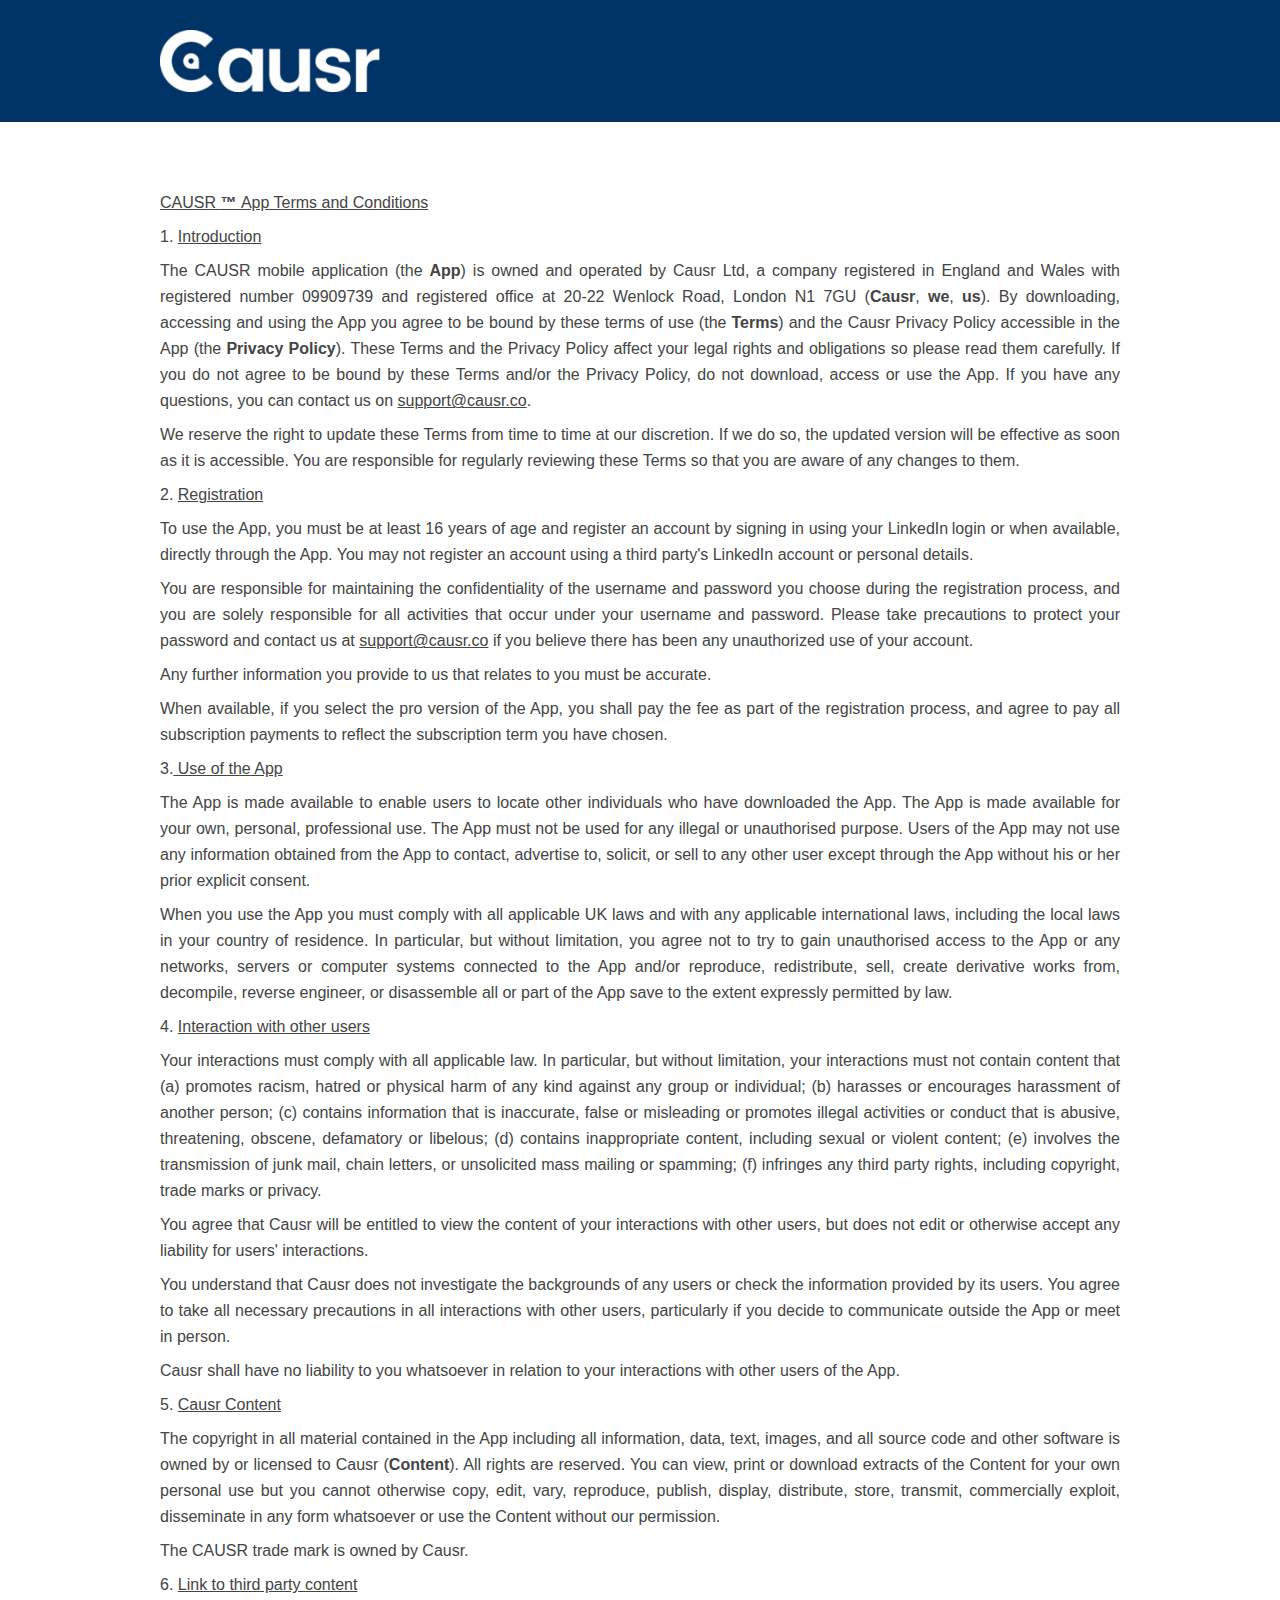
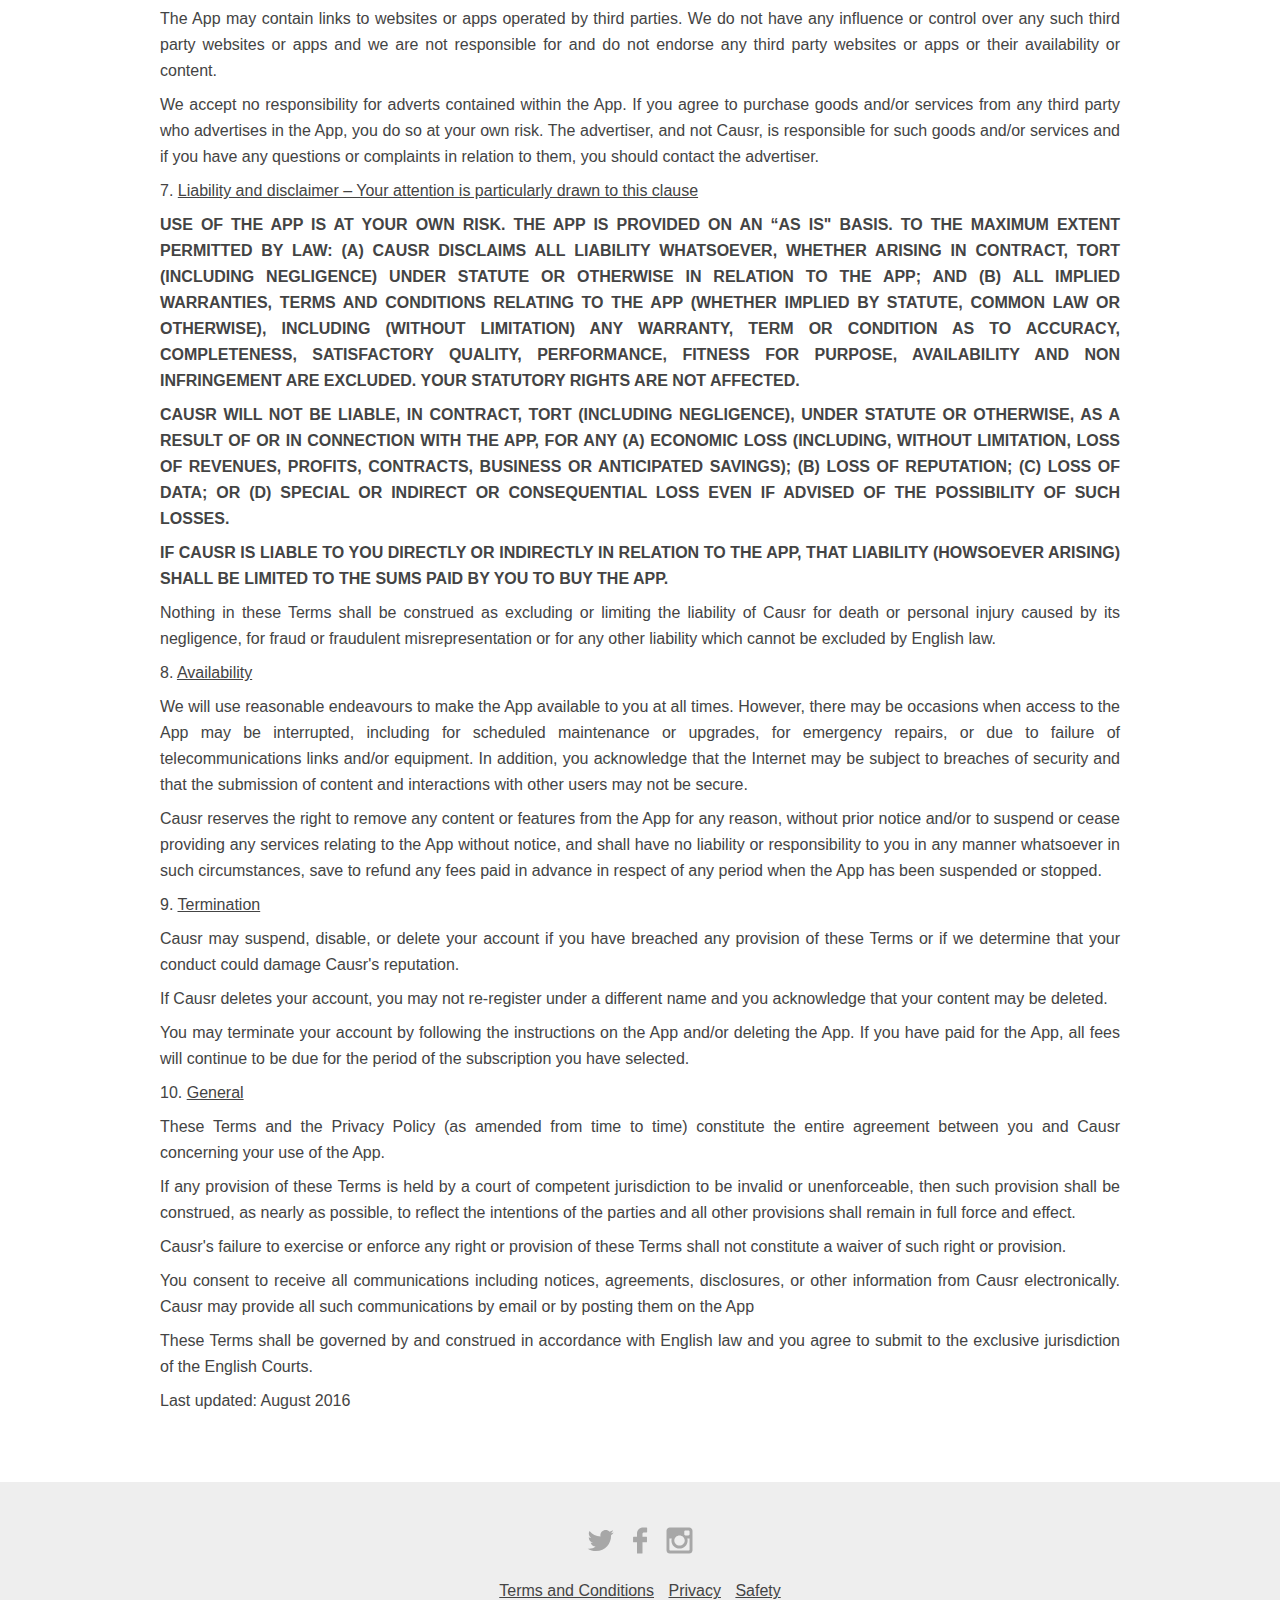
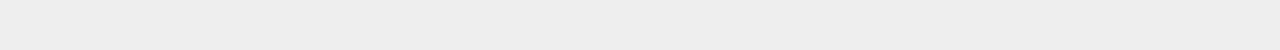
<file: pages/terms.html>
<!DOCTYPE html>
<html lang="en">
  <head>
    <meta charset="utf-8">
    <meta name="viewport" content="width=device-width, initial-scale=1">
    <meta http-equiv="X-UA-Compatible" content="IE=edge">
    <meta name="description" content="">
    <title>Causr - Connect with people near you now.</title>
    <link rel="stylesheet" href="/styles/app.css">
    <!--[if lt IE 9]>
    <script src="//cdnjs.cloudflare.com/ajax/libs/html5shiv/3.7.2/html5shiv.min.js"></script>
    <script src="//cdnjs.cloudflare.com/ajax/libs/respond.js/1.4.2/respond.js"></script>
    <![endif]-->

    <style>
      .page-header {
        background-color: #003366;

      }

      .page-header .networks path {
        fill: #FFF;
      }

      .page-promo {
        background-color: #F7F7F7;
        color: #222;
      }

      .page-promo a {
        color: #222;
      }

      .section--brand {
        background-color: #F7F7F7;
        color: #222;
      }

      .section--brand a {
        color: #222;
      }

      .button {
        color: #FFF;
        background-color: #0099FF;
      }

      .button:hover {
        background-color: #0099FF;
      }
    </style>


    <script>
      (function(i,s,o,g,r,a,m){i['GoogleAnalyticsObject']=r;i[r]=i[r]||function(){
      (i[r].q=i[r].q||[]).push(arguments)},i[r].l=1*new Date();a=s.createElement(o),
      m=s.getElementsByTagName(o)[0];a.async=1;a.src=g;m.parentNode.insertBefore(a,m)
      })(window,document,'script','//www.google-analytics.com/analytics.js','ga');
      ga('create', 'UA-71581538-5', 'auto');
      ga('send', 'pageview');
    </script>

  </head>
  <body>

      <header class="page-header page-header--padded">
  <div class="inner">
    <a href="/">
      <img
        class="logo logo--inline"
        src="/images/causr_logo_white--1--6d30d4a1aba9ffa3c5094b6944ffd0ca.png"
        alt="Product Website">
    </a>
  </div>
</header>

<section class="section">
  <div class="inner">
    <p><u>CAUSR </u><b><u data-redactor-tag="u"><span lang="EN-GB">™
</span></u></b><u>App Terms and Conditions</u></p><!--[if gte mso 9]><xml>
 <o:OfficeDocumentSettings>
  <o:AllowPNG></o:AllowPNG>
 </o:OfficeDocumentSettings>
</xml><![endif]--><!--[if gte mso 9]><xml>
 <w:WordDocument>
  <w:View>Normal</w:View>
  <w:Zoom>0</w:Zoom>
  <w:TrackMoves></w:TrackMoves>
  <w:TrackFormatting></w:TrackFormatting>
  <w:PunctuationKerning></w:PunctuationKerning>
  <w:ValidateAgainstSchemas></w:ValidateAgainstSchemas>
  <w:SaveIfXMLInvalid>false</w:SaveIfXMLInvalid>
  <w:IgnoreMixedContent>false</w:IgnoreMixedContent>
  <w:AlwaysShowPlaceholderText>false</w:AlwaysShowPlaceholderText>
  <w:DoNotPromoteQF></w:DoNotPromoteQF>
  <w:LidThemeOther>EN-GB</w:LidThemeOther>
  <w:LidThemeAsian>JA</w:LidThemeAsian>
  <w:LidThemeComplexScript>X-NONE</w:LidThemeComplexScript>
  <w:Compatibility>
   <w:BreakWrappedTables></w:BreakWrappedTables>
   <w:SnapToGridInCell></w:SnapToGridInCell>
   <w:WrapTextWithPunct></w:WrapTextWithPunct>
   <w:UseAsianBreakRules></w:UseAsianBreakRules>
   <w:DontGrowAutofit></w:DontGrowAutofit>
   <w:SplitPgBreakAndParaMark></w:SplitPgBreakAndParaMark>
   <w:EnableOpenTypeKerning></w:EnableOpenTypeKerning>
   <w:DontFlipMirrorIndents></w:DontFlipMirrorIndents>
   <w:OverrideTableStyleHps></w:OverrideTableStyleHps>
   <w:UseFELayout></w:UseFELayout>
  </w:Compatibility>
  <m:mathPr>
   <m:mathFont m:val="Cambria Math"></m:mathFont>
   <m:brkBin m:val="before"></m:brkBin>
   <m:brkBinSub m:val="&#45;-"></m:brkBinSub>
   <m:smallFrac m:val="off"></m:smallFrac>
   <m:dispDef></m:dispDef>
   <m:lMargin m:val="0"></m:lMargin>
   <m:rMargin m:val="0"></m:rMargin>
   <m:defJc m:val="centerGroup"></m:defJc>
   <m:wrapIndent m:val="1440"></m:wrapIndent>
   <m:intLim m:val="subSup"></m:intLim>
   <m:naryLim m:val="undOvr"></m:naryLim>
  </m:mathPr></w:WordDocument>
</xml><![endif]--><!--[if gte mso 9]><xml>
 <w:LatentStyles DefLockedState="false" DefUnhideWhenUsed="true"
  DefSemiHidden="true" DefQFormat="false" DefPriority="99"
  LatentStyleCount="276">
  <w:LsdException Locked="false" Priority="0" SemiHidden="false"
   UnhideWhenUsed="false" QFormat="true" Name="Normal"></w:LsdException>
  <w:LsdException Locked="false" Priority="9" SemiHidden="false"
   UnhideWhenUsed="false" QFormat="true" Name="heading 1"></w:LsdException>
  <w:LsdException Locked="false" Priority="9" QFormat="true" Name="heading 2"></w:LsdException>
  <w:LsdException Locked="false" Priority="9" QFormat="true" Name="heading 3"></w:LsdException>
  <w:LsdException Locked="false" Priority="9" QFormat="true" Name="heading 4"></w:LsdException>
  <w:LsdException Locked="false" Priority="9" QFormat="true" Name="heading 5"></w:LsdException>
  <w:LsdException Locked="false" Priority="9" QFormat="true" Name="heading 6"></w:LsdException>
  <w:LsdException Locked="false" Priority="9" QFormat="true" Name="heading 7"></w:LsdException>
  <w:LsdException Locked="false" Priority="9" QFormat="true" Name="heading 8"></w:LsdException>
  <w:LsdException Locked="false" Priority="9" QFormat="true" Name="heading 9"></w:LsdException>
  <w:LsdException Locked="false" Priority="39" Name="toc 1"></w:LsdException>
  <w:LsdException Locked="false" Priority="39" Name="toc 2"></w:LsdException>
  <w:LsdException Locked="false" Priority="39" Name="toc 3"></w:LsdException>
  <w:LsdException Locked="false" Priority="39" Name="toc 4"></w:LsdException>
  <w:LsdException Locked="false" Priority="39" Name="toc 5"></w:LsdException>
  <w:LsdException Locked="false" Priority="39" Name="toc 6"></w:LsdException>
  <w:LsdException Locked="false" Priority="39" Name="toc 7"></w:LsdException>
  <w:LsdException Locked="false" Priority="39" Name="toc 8"></w:LsdException>
  <w:LsdException Locked="false" Priority="39" Name="toc 9"></w:LsdException>
  <w:LsdException Locked="false" Priority="35" QFormat="true" Name="caption"></w:LsdException>
  <w:LsdException Locked="false" Priority="10" SemiHidden="false"
   UnhideWhenUsed="false" QFormat="true" Name="Title"></w:LsdException>
  <w:LsdException Locked="false" Priority="1" Name="Default Paragraph Font"></w:LsdException>
  <w:LsdException Locked="false" Priority="11" SemiHidden="false"
   UnhideWhenUsed="false" QFormat="true" Name="Subtitle"></w:LsdException>
  <w:LsdException Locked="false" Priority="22" SemiHidden="false"
   UnhideWhenUsed="false" QFormat="true" Name="Strong"></w:LsdException>
  <w:LsdException Locked="false" Priority="20" SemiHidden="false"
   UnhideWhenUsed="false" QFormat="true" Name="Emphasis"></w:LsdException>
  <w:LsdException Locked="false" Priority="59" SemiHidden="false"
   UnhideWhenUsed="false" Name="Table Grid"></w:LsdException>
  <w:LsdException Locked="false" UnhideWhenUsed="false" Name="Placeholder Text"></w:LsdException>
  <w:LsdException Locked="false" Priority="1" SemiHidden="false"
   UnhideWhenUsed="false" QFormat="true" Name="No Spacing"></w:LsdException>
  <w:LsdException Locked="false" Priority="60" SemiHidden="false"
   UnhideWhenUsed="false" Name="Light Shading"></w:LsdException>
  <w:LsdException Locked="false" Priority="61" SemiHidden="false"
   UnhideWhenUsed="false" Name="Light List"></w:LsdException>
  <w:LsdException Locked="false" Priority="62" SemiHidden="false"
   UnhideWhenUsed="false" Name="Light Grid"></w:LsdException>
  <w:LsdException Locked="false" Priority="63" SemiHidden="false"
   UnhideWhenUsed="false" Name="Medium Shading 1"></w:LsdException>
  <w:LsdException Locked="false" Priority="64" SemiHidden="false"
   UnhideWhenUsed="false" Name="Medium Shading 2"></w:LsdException>
  <w:LsdException Locked="false" Priority="65" SemiHidden="false"
   UnhideWhenUsed="false" Name="Medium List 1"></w:LsdException>
  <w:LsdException Locked="false" Priority="66" SemiHidden="false"
   UnhideWhenUsed="false" Name="Medium List 2"></w:LsdException>
  <w:LsdException Locked="false" Priority="67" SemiHidden="false"
   UnhideWhenUsed="false" Name="Medium Grid 1"></w:LsdException>
  <w:LsdException Locked="false" Priority="68" SemiHidden="false"
   UnhideWhenUsed="false" Name="Medium Grid 2"></w:LsdException>
  <w:LsdException Locked="false" Priority="69" SemiHidden="false"
   UnhideWhenUsed="false" Name="Medium Grid 3"></w:LsdException>
  <w:LsdException Locked="false" Priority="70" SemiHidden="false"
   UnhideWhenUsed="false" Name="Dark List"></w:LsdException>
  <w:LsdException Locked="false" Priority="71" SemiHidden="false"
   UnhideWhenUsed="false" Name="Colorful Shading"></w:LsdException>
  <w:LsdException Locked="false" Priority="72" SemiHidden="false"
   UnhideWhenUsed="false" Name="Colorful List"></w:LsdException>
  <w:LsdException Locked="false" Priority="73" SemiHidden="false"
   UnhideWhenUsed="false" Name="Colorful Grid"></w:LsdException>
  <w:LsdException Locked="false" Priority="60" SemiHidden="false"
   UnhideWhenUsed="false" Name="Light Shading Accent 1"></w:LsdException>
  <w:LsdException Locked="false" Priority="61" SemiHidden="false"
   UnhideWhenUsed="false" Name="Light List Accent 1"></w:LsdException>
  <w:LsdException Locked="false" Priority="62" SemiHidden="false"
   UnhideWhenUsed="false" Name="Light Grid Accent 1"></w:LsdException>
  <w:LsdException Locked="false" Priority="63" SemiHidden="false"
   UnhideWhenUsed="false" Name="Medium Shading 1 Accent 1"></w:LsdException>
  <w:LsdException Locked="false" Priority="64" SemiHidden="false"
   UnhideWhenUsed="false" Name="Medium Shading 2 Accent 1"></w:LsdException>
  <w:LsdException Locked="false" Priority="65" SemiHidden="false"
   UnhideWhenUsed="false" Name="Medium List 1 Accent 1"></w:LsdException>
  <w:LsdException Locked="false" UnhideWhenUsed="false" Name="Revision"></w:LsdException>
  <w:LsdException Locked="false" Priority="34" SemiHidden="false"
   UnhideWhenUsed="false" QFormat="true" Name="List Paragraph"></w:LsdException>
  <w:LsdException Locked="false" Priority="29" SemiHidden="false"
   UnhideWhenUsed="false" QFormat="true" Name="Quote"></w:LsdException>
  <w:LsdException Locked="false" Priority="30" SemiHidden="false"
   UnhideWhenUsed="false" QFormat="true" Name="Intense Quote"></w:LsdException>
  <w:LsdException Locked="false" Priority="66" SemiHidden="false"
   UnhideWhenUsed="false" Name="Medium List 2 Accent 1"></w:LsdException>
  <w:LsdException Locked="false" Priority="67" SemiHidden="false"
   UnhideWhenUsed="false" Name="Medium Grid 1 Accent 1"></w:LsdException>
  <w:LsdException Locked="false" Priority="68" SemiHidden="false"
   UnhideWhenUsed="false" Name="Medium Grid 2 Accent 1"></w:LsdException>
  <w:LsdException Locked="false" Priority="69" SemiHidden="false"
   UnhideWhenUsed="false" Name="Medium Grid 3 Accent 1"></w:LsdException>
  <w:LsdException Locked="false" Priority="70" SemiHidden="false"
   UnhideWhenUsed="false" Name="Dark List Accent 1"></w:LsdException>
  <w:LsdException Locked="false" Priority="71" SemiHidden="false"
   UnhideWhenUsed="false" Name="Colorful Shading Accent 1"></w:LsdException>
  <w:LsdException Locked="false" Priority="72" SemiHidden="false"
   UnhideWhenUsed="false" Name="Colorful List Accent 1"></w:LsdException>
  <w:LsdException Locked="false" Priority="73" SemiHidden="false"
   UnhideWhenUsed="false" Name="Colorful Grid Accent 1"></w:LsdException>
  <w:LsdException Locked="false" Priority="60" SemiHidden="false"
   UnhideWhenUsed="false" Name="Light Shading Accent 2"></w:LsdException>
  <w:LsdException Locked="false" Priority="61" SemiHidden="false"
   UnhideWhenUsed="false" Name="Light List Accent 2"></w:LsdException>
  <w:LsdException Locked="false" Priority="62" SemiHidden="false"
   UnhideWhenUsed="false" Name="Light Grid Accent 2"></w:LsdException>
  <w:LsdException Locked="false" Priority="63" SemiHidden="false"
   UnhideWhenUsed="false" Name="Medium Shading 1 Accent 2"></w:LsdException>
  <w:LsdException Locked="false" Priority="64" SemiHidden="false"
   UnhideWhenUsed="false" Name="Medium Shading 2 Accent 2"></w:LsdException>
  <w:LsdException Locked="false" Priority="65" SemiHidden="false"
   UnhideWhenUsed="false" Name="Medium List 1 Accent 2"></w:LsdException>
  <w:LsdException Locked="false" Priority="66" SemiHidden="false"
   UnhideWhenUsed="false" Name="Medium List 2 Accent 2"></w:LsdException>
  <w:LsdException Locked="false" Priority="67" SemiHidden="false"
   UnhideWhenUsed="false" Name="Medium Grid 1 Accent 2"></w:LsdException>
  <w:LsdException Locked="false" Priority="68" SemiHidden="false"
   UnhideWhenUsed="false" Name="Medium Grid 2 Accent 2"></w:LsdException>
  <w:LsdException Locked="false" Priority="69" SemiHidden="false"
   UnhideWhenUsed="false" Name="Medium Grid 3 Accent 2"></w:LsdException>
  <w:LsdException Locked="false" Priority="70" SemiHidden="false"
   UnhideWhenUsed="false" Name="Dark List Accent 2"></w:LsdException>
  <w:LsdException Locked="false" Priority="71" SemiHidden="false"
   UnhideWhenUsed="false" Name="Colorful Shading Accent 2"></w:LsdException>
  <w:LsdException Locked="false" Priority="72" SemiHidden="false"
   UnhideWhenUsed="false" Name="Colorful List Accent 2"></w:LsdException>
  <w:LsdException Locked="false" Priority="73" SemiHidden="false"
   UnhideWhenUsed="false" Name="Colorful Grid Accent 2"></w:LsdException>
  <w:LsdException Locked="false" Priority="60" SemiHidden="false"
   UnhideWhenUsed="false" Name="Light Shading Accent 3"></w:LsdException>
  <w:LsdException Locked="false" Priority="61" SemiHidden="false"
   UnhideWhenUsed="false" Name="Light List Accent 3"></w:LsdException>
  <w:LsdException Locked="false" Priority="62" SemiHidden="false"
   UnhideWhenUsed="false" Name="Light Grid Accent 3"></w:LsdException>
  <w:LsdException Locked="false" Priority="63" SemiHidden="false"
   UnhideWhenUsed="false" Name="Medium Shading 1 Accent 3"></w:LsdException>
  <w:LsdException Locked="false" Priority="64" SemiHidden="false"
   UnhideWhenUsed="false" Name="Medium Shading 2 Accent 3"></w:LsdException>
  <w:LsdException Locked="false" Priority="65" SemiHidden="false"
   UnhideWhenUsed="false" Name="Medium List 1 Accent 3"></w:LsdException>
  <w:LsdException Locked="false" Priority="66" SemiHidden="false"
   UnhideWhenUsed="false" Name="Medium List 2 Accent 3"></w:LsdException>
  <w:LsdException Locked="false" Priority="67" SemiHidden="false"
   UnhideWhenUsed="false" Name="Medium Grid 1 Accent 3"></w:LsdException>
  <w:LsdException Locked="false" Priority="68" SemiHidden="false"
   UnhideWhenUsed="false" Name="Medium Grid 2 Accent 3"></w:LsdException>
  <w:LsdException Locked="false" Priority="69" SemiHidden="false"
   UnhideWhenUsed="false" Name="Medium Grid 3 Accent 3"></w:LsdException>
  <w:LsdException Locked="false" Priority="70" SemiHidden="false"
   UnhideWhenUsed="false" Name="Dark List Accent 3"></w:LsdException>
  <w:LsdException Locked="false" Priority="71" SemiHidden="false"
   UnhideWhenUsed="false" Name="Colorful Shading Accent 3"></w:LsdException>
  <w:LsdException Locked="false" Priority="72" SemiHidden="false"
   UnhideWhenUsed="false" Name="Colorful List Accent 3"></w:LsdException>
  <w:LsdException Locked="false" Priority="73" SemiHidden="false"
   UnhideWhenUsed="false" Name="Colorful Grid Accent 3"></w:LsdException>
  <w:LsdException Locked="false" Priority="60" SemiHidden="false"
   UnhideWhenUsed="false" Name="Light Shading Accent 4"></w:LsdException>
  <w:LsdException Locked="false" Priority="61" SemiHidden="false"
   UnhideWhenUsed="false" Name="Light List Accent 4"></w:LsdException>
  <w:LsdException Locked="false" Priority="62" SemiHidden="false"
   UnhideWhenUsed="false" Name="Light Grid Accent 4"></w:LsdException>
  <w:LsdException Locked="false" Priority="63" SemiHidden="false"
   UnhideWhenUsed="false" Name="Medium Shading 1 Accent 4"></w:LsdException>
  <w:LsdException Locked="false" Priority="64" SemiHidden="false"
   UnhideWhenUsed="false" Name="Medium Shading 2 Accent 4"></w:LsdException>
  <w:LsdException Locked="false" Priority="65" SemiHidden="false"
   UnhideWhenUsed="false" Name="Medium List 1 Accent 4"></w:LsdException>
  <w:LsdException Locked="false" Priority="66" SemiHidden="false"
   UnhideWhenUsed="false" Name="Medium List 2 Accent 4"></w:LsdException>
  <w:LsdException Locked="false" Priority="67" SemiHidden="false"
   UnhideWhenUsed="false" Name="Medium Grid 1 Accent 4"></w:LsdException>
  <w:LsdException Locked="false" Priority="68" SemiHidden="false"
   UnhideWhenUsed="false" Name="Medium Grid 2 Accent 4"></w:LsdException>
  <w:LsdException Locked="false" Priority="69" SemiHidden="false"
   UnhideWhenUsed="false" Name="Medium Grid 3 Accent 4"></w:LsdException>
  <w:LsdException Locked="false" Priority="70" SemiHidden="false"
   UnhideWhenUsed="false" Name="Dark List Accent 4"></w:LsdException>
  <w:LsdException Locked="false" Priority="71" SemiHidden="false"
   UnhideWhenUsed="false" Name="Colorful Shading Accent 4"></w:LsdException>
  <w:LsdException Locked="false" Priority="72" SemiHidden="false"
   UnhideWhenUsed="false" Name="Colorful List Accent 4"></w:LsdException>
  <w:LsdException Locked="false" Priority="73" SemiHidden="false"
   UnhideWhenUsed="false" Name="Colorful Grid Accent 4"></w:LsdException>
  <w:LsdException Locked="false" Priority="60" SemiHidden="false"
   UnhideWhenUsed="false" Name="Light Shading Accent 5"></w:LsdException>
  <w:LsdException Locked="false" Priority="61" SemiHidden="false"
   UnhideWhenUsed="false" Name="Light List Accent 5"></w:LsdException>
  <w:LsdException Locked="false" Priority="62" SemiHidden="false"
   UnhideWhenUsed="false" Name="Light Grid Accent 5"></w:LsdException>
  <w:LsdException Locked="false" Priority="63" SemiHidden="false"
   UnhideWhenUsed="false" Name="Medium Shading 1 Accent 5"></w:LsdException>
  <w:LsdException Locked="false" Priority="64" SemiHidden="false"
   UnhideWhenUsed="false" Name="Medium Shading 2 Accent 5"></w:LsdException>
  <w:LsdException Locked="false" Priority="65" SemiHidden="false"
   UnhideWhenUsed="false" Name="Medium List 1 Accent 5"></w:LsdException>
  <w:LsdException Locked="false" Priority="66" SemiHidden="false"
   UnhideWhenUsed="false" Name="Medium List 2 Accent 5"></w:LsdException>
  <w:LsdException Locked="false" Priority="67" SemiHidden="false"
   UnhideWhenUsed="false" Name="Medium Grid 1 Accent 5"></w:LsdException>
  <w:LsdException Locked="false" Priority="68" SemiHidden="false"
   UnhideWhenUsed="false" Name="Medium Grid 2 Accent 5"></w:LsdException>
  <w:LsdException Locked="false" Priority="69" SemiHidden="false"
   UnhideWhenUsed="false" Name="Medium Grid 3 Accent 5"></w:LsdException>
  <w:LsdException Locked="false" Priority="70" SemiHidden="false"
   UnhideWhenUsed="false" Name="Dark List Accent 5"></w:LsdException>
  <w:LsdException Locked="false" Priority="71" SemiHidden="false"
   UnhideWhenUsed="false" Name="Colorful Shading Accent 5"></w:LsdException>
  <w:LsdException Locked="false" Priority="72" SemiHidden="false"
   UnhideWhenUsed="false" Name="Colorful List Accent 5"></w:LsdException>
  <w:LsdException Locked="false" Priority="73" SemiHidden="false"
   UnhideWhenUsed="false" Name="Colorful Grid Accent 5"></w:LsdException>
  <w:LsdException Locked="false" Priority="60" SemiHidden="false"
   UnhideWhenUsed="false" Name="Light Shading Accent 6"></w:LsdException>
  <w:LsdException Locked="false" Priority="61" SemiHidden="false"
   UnhideWhenUsed="false" Name="Light List Accent 6"></w:LsdException>
  <w:LsdException Locked="false" Priority="62" SemiHidden="false"
   UnhideWhenUsed="false" Name="Light Grid Accent 6"></w:LsdException>
  <w:LsdException Locked="false" Priority="63" SemiHidden="false"
   UnhideWhenUsed="false" Name="Medium Shading 1 Accent 6"></w:LsdException>
  <w:LsdException Locked="false" Priority="64" SemiHidden="false"
   UnhideWhenUsed="false" Name="Medium Shading 2 Accent 6"></w:LsdException>
  <w:LsdException Locked="false" Priority="65" SemiHidden="false"
   UnhideWhenUsed="false" Name="Medium List 1 Accent 6"></w:LsdException>
  <w:LsdException Locked="false" Priority="66" SemiHidden="false"
   UnhideWhenUsed="false" Name="Medium List 2 Accent 6"></w:LsdException>
  <w:LsdException Locked="false" Priority="67" SemiHidden="false"
   UnhideWhenUsed="false" Name="Medium Grid 1 Accent 6"></w:LsdException>
  <w:LsdException Locked="false" Priority="68" SemiHidden="false"
   UnhideWhenUsed="false" Name="Medium Grid 2 Accent 6"></w:LsdException>
  <w:LsdException Locked="false" Priority="69" SemiHidden="false"
   UnhideWhenUsed="false" Name="Medium Grid 3 Accent 6"></w:LsdException>
  <w:LsdException Locked="false" Priority="70" SemiHidden="false"
   UnhideWhenUsed="false" Name="Dark List Accent 6"></w:LsdException>
  <w:LsdException Locked="false" Priority="71" SemiHidden="false"
   UnhideWhenUsed="false" Name="Colorful Shading Accent 6"></w:LsdException>
  <w:LsdException Locked="false" Priority="72" SemiHidden="false"
   UnhideWhenUsed="false" Name="Colorful List Accent 6"></w:LsdException>
  <w:LsdException Locked="false" Priority="73" SemiHidden="false"
   UnhideWhenUsed="false" Name="Colorful Grid Accent 6"></w:LsdException>
  <w:LsdException Locked="false" Priority="19" SemiHidden="false"
   UnhideWhenUsed="false" QFormat="true" Name="Subtle Emphasis"></w:LsdException>
  <w:LsdException Locked="false" Priority="21" SemiHidden="false"
   UnhideWhenUsed="false" QFormat="true" Name="Intense Emphasis"></w:LsdException>
  <w:LsdException Locked="false" Priority="31" SemiHidden="false"
   UnhideWhenUsed="false" QFormat="true" Name="Subtle Reference"></w:LsdException>
  <w:LsdException Locked="false" Priority="32" SemiHidden="false"
   UnhideWhenUsed="false" QFormat="true" Name="Intense Reference"></w:LsdException>
  <w:LsdException Locked="false" Priority="33" SemiHidden="false"
   UnhideWhenUsed="false" QFormat="true" Name="Book Title"></w:LsdException>
  <w:LsdException Locked="false" Priority="37" Name="Bibliography"></w:LsdException>
  <w:LsdException Locked="false" Priority="39" QFormat="true" Name="TOC Heading"></w:LsdException>
 </w:LatentStyles>
</xml><![endif]--><!--[if gte mso 10]>
<style>
 /* Style Definitions */
table.MsoNormalTable
  {mso-style-name:"Table Normal";
  mso-tstyle-rowband-size:0;
  mso-tstyle-colband-size:0;
  mso-style-noshow:yes;
  mso-style-priority:99;
  mso-style-parent:"";
  mso-padding-alt:0cm 5.4pt 0cm 5.4pt;
  mso-para-margin:0cm;
  mso-para-margin-bottom:.0001pt;
  mso-pagination:widow-orphan;
  font-size:10.0pt;
  font-family:"Times New Roman";
  mso-ansi-language:EN-GB;
  mso-fareast-language:JA;}
</style>
<![endif]--><!--StartFragment--><p class="MsoListParagraph" style="margin-left:14.2pt;mso-add-space:auto;
text-align:justify;text-justify:inter-ideograph;text-indent:-14.2pt;mso-pagination:
none;mso-list:l0 level1 lfo1;mso-layout-grid-align:none;text-autospace:none"><!--[if !supportLists]-->1.
<!--[endif]--><u>Introduction</u><o:p></o:p></p><p class="MsoNormal" style="text-align:justify;text-justify:inter-ideograph;
mso-pagination:none;mso-layout-grid-align:none;text-autospace:none">The CAUSR mobile application (the <b>App</b>) is owned and operated by Causr
Ltd, a company registered in England and Wales with registered number 09909739
and registered office at 20-22 Wenlock Road, London N1 7GU (<b>Causr</b>, <b>we</b>, <b>us</b>). By downloading,
accessing and using the App you agree to be bound by these terms of use (the <b>Terms</b>) and the Causr Privacy Policy
accessible in the App (the <b data-redactor-tag="b">Privacy
Policy</b>). These Terms and the
Privacy Policy affect your legal rights and obligations so please read them carefully.
If you do not agree to be bound by these Terms and/or the Privacy Policy, do
not download, access or use the App. If you have any questions, you can contact
us on <a href="mailto:mailto:support@causr.co">support@causr.co</a>.<o:p></o:p></p><p class="MsoNormal" style="text-align:justify;text-justify:inter-ideograph;
mso-pagination:none;mso-layout-grid-align:none;text-autospace:none">We reserve the right to update these Terms from
time to time at our discretion. If we do so, the updated version will be
effective as soon as it is accessible. You are responsible for regularly
reviewing these Terms so that you are aware of any changes to them.<o:p></o:p></p><p class="MsoNormal" style="text-align:justify;text-justify:inter-ideograph;
mso-pagination:none;mso-layout-grid-align:none;text-autospace:none">2. <u>Registration<o:p></o:p></u></p><p class="MsoNormal" style="text-align:justify;text-justify:inter-ideograph;
mso-pagination:none;mso-layout-grid-align:none;text-autospace:none">To use the App, you must be at least 16 years of
age and register an account by signing in using your LinkedIn<sup> </sup>login
or when available, directly through the App.  You may not register an account using a third
party's LinkedIn account or personal details.<o:p></o:p></p><p class="MsoNormal" style="text-align:justify;text-justify:inter-ideograph;
mso-pagination:none;mso-layout-grid-align:none;text-autospace:none">You are responsible for maintaining the
confidentiality of the username and password you choose during the registration
process, and you are solely responsible for all activities that occur under
your username and password. Please take precautions to protect your password
and contact us at <a href="mailto:mailto:support@causr.co">support@causr.co</a> if you believe there has been any
unauthorized use of your account.<o:p></o:p></p><p class="MsoNormal" style="text-align:justify;text-justify:inter-ideograph;
mso-pagination:none;mso-layout-grid-align:none;text-autospace:none">Any further information you provide to us that
relates to you must be accurate.<o:p></o:p></p><p class="MsoNormal" style="text-align:justify;text-justify:inter-ideograph;
mso-pagination:none;mso-layout-grid-align:none;text-autospace:none">When available, if you select the pro version of
the App, you shall pay the fee as part of the registration process, and agree
to pay all subscription payments to reflect the subscription term you have
chosen. <o:p></o:p></p><p class="MsoNormal" style="text-align:justify;text-justify:inter-ideograph;
mso-pagination:none;mso-layout-grid-align:none;text-autospace:none">3.<u> Use of the App<o:p></o:p></u></p><p class="MsoNormal" style="text-align:justify;text-justify:inter-ideograph;
mso-pagination:none;mso-layout-grid-align:none;text-autospace:none">The App is made available to enable users to
locate other individuals who have downloaded the App. The App is made available
for your own, personal, professional use.  The App must not be used for any illegal or
unauthorised purpose.    Users of the App may not use any information
obtained from the App to contact, advertise to, solicit, or sell to any other
user except through the App without his or her prior explicit consent. <o:p></o:p></p><p class="MsoNormal" style="text-align:justify;text-justify:inter-ideograph;
mso-pagination:none;mso-layout-grid-align:none;text-autospace:none">When you use the App you must comply with all
applicable UK laws and with any applicable international laws, including the
local laws in your country of residence. In particular, but without limitation,
you agree not to try to gain unauthorised access to the App or any networks,
servers or computer systems connected to the App and/or reproduce,
redistribute, sell, create derivative works from, decompile, reverse engineer,
or disassemble all or part of the App save to the extent expressly permitted by
law.<o:p></o:p></p><p class="MsoNormal" style="text-align:justify;text-justify:inter-ideograph;
mso-pagination:none;mso-layout-grid-align:none;text-autospace:none">4. <u>Interaction with other users<o:p></o:p></u></p><p class="MsoNormal" style="text-align:justify;text-justify:inter-ideograph;
mso-pagination:none;mso-layout-grid-align:none;text-autospace:none">Your interactions must comply with all
applicable law. In particular, but without limitation, your interactions must
not contain content that (a) promotes racism, hatred or physical harm of any
kind against any group or individual; (b) harasses or encourages harassment of
another person; (c) contains information that is inaccurate, false or misleading
or promotes illegal activities or conduct that is abusive, threatening,
obscene, defamatory or libelous; (d) contains inappropriate content, including
sexual or violent content; (e) involves the transmission of junk mail, chain
letters, or unsolicited mass mailing or spamming; (f) infringes any third party
rights, including copyright, trade marks or privacy.<o:p></o:p></p><p class="MsoNormal" style="text-align:justify;text-justify:inter-ideograph;
mso-pagination:none;mso-layout-grid-align:none;text-autospace:none">You agree that Causr will be entitled to view
the content of your interactions with other users, but does not edit or
otherwise accept any liability for users' interactions.  <o:p></o:p></p><p class="MsoNormal" style="text-align:justify;text-justify:inter-ideograph;
mso-pagination:none;mso-layout-grid-align:none;text-autospace:none">You understand that Causr
does not investigate the backgrounds of any users or check the information
provided by its users.  You agree to take all necessary precautions in
all interactions with other users, particularly if you decide to communicate
outside the App or meet in person. <o:p></o:p></p><p class="MsoNormal" style="text-align:justify;text-justify:inter-ideograph;
mso-pagination:none;mso-layout-grid-align:none;text-autospace:none">Causr shall have no liability to you whatsoever
in relation to your interactions with other users of the App.<o:p></o:p></p><p class="MsoNormal" style="text-align:justify;text-justify:inter-ideograph;
mso-pagination:none;mso-layout-grid-align:none;text-autospace:none">5. <u>Causr Content<o:p></o:p></u></p><p class="MsoNormal" style="text-align:justify;text-justify:inter-ideograph;
mso-pagination:none;mso-layout-grid-align:none;text-autospace:none">The copyright in all material contained in the
App including all information, data, text, images, and all source code and
other software is owned by or licensed to Causr (<b>Content</b>). All rights are reserved. You can view, print or download
extracts of the Content for your own personal use but you cannot otherwise
copy, edit, vary, reproduce, publish, display, distribute, store, transmit,
commercially exploit, disseminate in any form whatsoever or use the Content
without our permission.  <o:p></o:p></p><p class="MsoNormal" style="text-align:justify;text-justify:inter-ideograph;
mso-pagination:none;mso-layout-grid-align:none;text-autospace:none">The CAUSR trade mark is owned by Causr. <b> <o:p></o:p></b></p><p class="MsoNormal" style="text-align:justify;text-justify:inter-ideograph;
mso-pagination:none;mso-layout-grid-align:none;text-autospace:none">6. <u>Link to third party content<o:p></o:p></u></p><p class="MsoNormal" style="text-align:justify;text-justify:inter-ideograph;
mso-pagination:none;mso-layout-grid-align:none;text-autospace:none">The App may contain links to websites or apps
operated by third parties.  We do not
have any influence or control over any such third party websites or apps and we
are not responsible for and do not endorse any third party websites or apps or
their availability or content.<o:p></o:p></p><p class="MsoNormal" style="text-align:justify;text-justify:inter-ideograph;
mso-pagination:none;mso-layout-grid-align:none;text-autospace:none">We accept no responsibility for adverts
contained within the App. If you agree to purchase goods and/or services from
any third party who advertises in the App, you do so at your own risk. The
advertiser, and not Causr, is responsible for such goods and/or services and if
you have any questions or complaints in relation to them, you should contact
the advertiser.<o:p></o:p></p><p class="MsoListParagraph" style="margin-left:14.2pt;mso-add-space:auto;
text-align:justify;text-justify:inter-ideograph;text-indent:-14.2pt;mso-pagination:
none;mso-list:l1 level1 lfo2;mso-layout-grid-align:none;text-autospace:none"><!--[if !supportLists]-->7.   <!--[endif]--><u data-redactor-tag="u">Liability and disclaimer – Your attention is
particularly drawn to this clause<o:p></o:p></u></p><p class="MsoNormal" style="text-align:justify;text-justify:inter-ideograph;
mso-pagination:none;tab-stops:0cm;mso-layout-grid-align:none;text-autospace:
none"><b data-redactor-tag="b">USE OF THE APP IS AT YOUR OWN
RISK. THE APP IS PROVIDED ON AN “AS IS" BASIS. TO THE MAXIMUM EXTENT PERMITTED
BY LAW: (A) CAUSR DISCLAIMS ALL LIABILITY WHATSOEVER, WHETHER ARISING IN
CONTRACT, TORT (INCLUDING NEGLIGENCE) UNDER STATUTE OR OTHERWISE IN RELATION TO
THE APP; AND (B) ALL IMPLIED WARRANTIES, TERMS AND CONDITIONS RELATING TO THE APP
(WHETHER IMPLIED BY STATUTE, COMMON LAW OR OTHERWISE), INCLUDING (WITHOUT
LIMITATION) ANY WARRANTY, TERM OR CONDITION AS TO ACCURACY, COMPLETENESS,
SATISFACTORY QUALITY, PERFORMANCE, FITNESS FOR PURPOSE, AVAILABILITY AND NON
INFRINGEMENT ARE EXCLUDED. YOUR STATUTORY RIGHTS ARE NOT AFFECTED. <o:p></o:p></b></p><p class="MsoNormal" style="text-align:justify;text-justify:inter-ideograph;
mso-pagination:none;tab-stops:0cm;mso-layout-grid-align:none;text-autospace:
none"><b data-redactor-tag="b">CAUSR WILL NOT BE LIABLE, IN CONTRACT, TORT (INCLUDING NEGLIGENCE), UNDER
STATUTE OR OTHERWISE, AS A RESULT OF OR IN CONNECTION WITH THE APP, FOR ANY (A)
ECONOMIC LOSS (INCLUDING, WITHOUT LIMITATION, LOSS OF REVENUES, PROFITS,
CONTRACTS, BUSINESS OR ANTICIPATED SAVINGS); (B) LOSS OF REPUTATION; (C) LOSS
OF DATA; OR (D) SPECIAL OR INDIRECT OR CONSEQUENTIAL LOSS EVEN IF ADVISED OF
THE POSSIBILITY OF SUCH LOSSES.<o:p></o:p></b></p><p class="MsoNormal" style="text-align:justify;text-justify:inter-ideograph;
mso-pagination:none;tab-stops:0cm;mso-layout-grid-align:none;text-autospace:
none"><b data-redactor-tag="b">IF CAUSR IS LIABLE TO YOU
DIRECTLY OR INDIRECTLY IN RELATION TO THE APP, THAT LIABILITY (HOWSOEVER ARISING)
SHALL BE LIMITED TO THE SUMS PAID BY YOU TO BUY THE APP.</b><o:p></o:p></p><p class="MsoNormal" style="text-align:justify;text-justify:inter-ideograph;
mso-pagination:none;tab-stops:0cm;mso-layout-grid-align:none;text-autospace:
none">Nothing in these Terms shall
be construed as excluding or limiting the liability of Causr for death or
personal injury caused by its negligence, for fraud or fraudulent
misrepresentation or for any other liability which cannot be excluded by
English law.<o:p></o:p></p><p class="MsoNormal" style="text-align:justify;text-justify:inter-ideograph;
mso-pagination:none;mso-layout-grid-align:none;text-autospace:none">8. <u>Availability</u><o:p></o:p></p><p class="MsoNormal" style="text-align:justify;text-justify:inter-ideograph;
mso-pagination:none;mso-layout-grid-align:none;text-autospace:none">We will use reasonable endeavours to make the
App available to you at all times.  However,
there may be occasions when access to the App may be interrupted, including for
scheduled maintenance or upgrades, for emergency repairs, or due to failure of
telecommunications links and/or equipment. In addition, you acknowledge that
the Internet may be subject to breaches of security and that the submission of
content and interactions with other users  may not be secure.<o:p></o:p></p><p class="MsoNormal" style="text-align:justify;text-justify:inter-ideograph;
mso-pagination:none;mso-layout-grid-align:none;text-autospace:none">Causr reserves the right to remove any content
or features from the App for any reason, without prior notice and/or to suspend
or cease providing any services relating to the App without notice, and shall
have no liability or responsibility to you in any manner whatsoever in such
circumstances, save to refund any fees paid in advance in respect of any period
when the App has been suspended or stopped. <o:p></o:p></p><p class="MsoListParagraphCxSpFirst" style="margin-left:14.2pt;mso-add-space:
auto;text-align:justify;text-justify:inter-ideograph;text-indent:-14.2pt;
mso-pagination:none;mso-list:l2 level1 lfo3;mso-layout-grid-align:none;
text-autospace:none"><!--[if !supportLists]-->9.   <!--[endif]--><u>Termination<o:p></o:p></u></p><p class="MsoListParagraphCxSpMiddle" style="margin-left:0cm;mso-add-space:auto;
text-align:justify;text-justify:inter-ideograph;mso-pagination:none;mso-layout-grid-align:
none;text-autospace:none">Causr may suspend,
disable, or delete your account if you have breached any provision of these
Terms or if we determine that your conduct could damage Causr's reputation.<o:p></o:p></p><p class="MsoListParagraphCxSpMiddle" style="margin-left:0cm;mso-add-space:auto;
text-align:justify;text-justify:inter-ideograph;mso-pagination:none;mso-layout-grid-align:
none;text-autospace:none">If Causr deletes
your account, you may not re-register under a different name and you
acknowledge that your content may be deleted. <o:p></o:p></p><p class="MsoListParagraphCxSpMiddle" style="margin-left:0cm;mso-add-space:auto;
text-align:justify;text-justify:inter-ideograph;mso-pagination:none;mso-layout-grid-align:
none;text-autospace:none">You may terminate
your account by following the instructions on the App and/or deleting the App.
If you have paid for the App, all fees will continue to be due for the period
of the subscription you have selected. <o:p></o:p></p><p class="MsoNormal" style="text-align:justify;text-justify:inter-ideograph;
mso-pagination:none;mso-layout-grid-align:none;text-autospace:none">10. <u>General<o:p></o:p></u></p><p class="MsoNormal" style="text-align:justify;text-justify:inter-ideograph;
mso-pagination:none;mso-layout-grid-align:none;text-autospace:none">These Terms and the Privacy Policy (as amended
from time to time) constitute the entire agreement between you and Causr
concerning your use of the App.<o:p></o:p></p><p class="MsoNormal" style="text-align:justify;text-justify:inter-ideograph;
mso-pagination:none;mso-layout-grid-align:none;text-autospace:none">If any provision of these Terms is held by a
court of competent jurisdiction to be invalid or unenforceable, then such
provision shall be construed, as nearly as possible, to reflect the intentions
of the parties and all other provisions shall remain in full force and effect.<o:p></o:p></p><p class="MsoNormal" style="text-align:justify;text-justify:inter-ideograph;
mso-pagination:none;mso-layout-grid-align:none;text-autospace:none">Causr's failure to exercise or enforce any right
or provision of these Terms shall not constitute a waiver of such right or
provision. <o:p></o:p></p><p class="MsoNormal" style="text-align:justify;text-justify:inter-ideograph;
mso-pagination:none;mso-layout-grid-align:none;text-autospace:none">You consent to receive all communications
including notices, agreements, disclosures, or other information from Causr
electronically. Causr may provide all such communications by email or by
posting them on the App<o:p></o:p></p><p class="MsoNormal" style="text-align:justify;text-justify:inter-ideograph;
mso-pagination:none;mso-layout-grid-align:none;text-autospace:none">These Terms shall be governed by and construed
in accordance with English law and you agree to submit to the exclusive
jurisdiction of the English Courts.<o:p></o:p></p><p class="MsoNormal" style="text-align:justify;text-justify:inter-ideograph;
mso-pagination:none;mso-layout-grid-align:none;text-autospace:none">Last updated: August 2016<o:p></o:p></p><!--EndFragment-->
  </div>
</section>


      <footer class="page-footer">
        <div class="inner">

  <ul class="networks">

      <li class="networks__item">
        <a href="http://www.twitter.com/causrapp">
          <svg width="27px" height="23px" viewBox="0 0 27 23" version="1.1" xmlns="http://www.w3.org/2000/svg" xmlns:xlink="http://www.w3.org/1999/xlink">
            <g stroke="none" stroke-width="1" fill="none" fill-rule="evenodd">
              <path d="M26.7109271,3.43916442 C25.7539811,3.86319453 24.7271918,4.15076689 23.64836,4.27915273 C24.7499206,3.61950786 25.5931377,2.57321857 25.9927821,1.33031457 C24.9594928,1.94118812 23.8189321,2.38476074 22.6036426,2.62521865 C21.6304678,1.58704375 20.2462204,0.940398904 18.7108584,0.940398904 C15.7652915,0.940398904 13.3769837,3.32870673 13.3769837,6.27265925 C13.3769837,6.69018934 13.4240982,7.09799066 13.5150983,7.48794882 C9.08294074,7.26533408 5.15281341,5.14186982 2.52243329,1.91518808 C2.06263189,2.70156191 1.80105956,3.61785099 1.80105956,4.5959539 C1.80105956,6.44650267 2.74339117,8.07932233 4.1731386,9.03461148 C3.29903587,9.00538267 2.47693322,8.76492476 1.75721635,8.36523783 L1.75721635,8.43185232 C1.75721635,11.015118 3.59637949,13.1710823 6.03503053,13.6617694 C5.58822915,13.7819983 5.11708459,13.8486128 4.62966876,13.8486128 C4.28525316,13.8486128 3.95218072,13.8144984 3.6256083,13.7494983 C4.30471071,15.8697338 6.27387406,17.4115533 8.60695304,17.4538246 C6.7824043,18.883572 4.48182538,19.7332891 1.98305986,19.7332891 C1.55252974,19.7332891 1.12845716,19.707289 0.710927062,19.6601746 C3.07162046,21.1760365 5.87422962,22.0598681 8.88641101,22.0598681 C18.6979434,22.0598681 24.0610894,13.9331129 24.0610894,6.88518966 L24.0432037,6.19470161 C25.0911074,5.44728535 25.9976677,4.50822499 26.7109271,3.43916442 L26.7109271,3.43916442 Z" id="twitter" fill="#010002" sketch:type="MSShapeGroup"></path>
            </g>
          </svg>
        </a>
      </li>


      <li class="networks__item">
        <a href="http://www.facebook.com/causrapp">
          <svg width="15px" height="27px" viewBox="0 0 15 27" version="1.1" xmlns="http://www.w3.org/2000/svg" xmlns:xlink="http://www.w3.org/1999/xlink">
            <g stroke="none" stroke-width="1" fill="none" fill-rule="evenodd">
              <path d="M13.6045844,0.505409735 L10.2329668,0.5 C6.44507008,0.5 3.99716479,3.01146968 3.99716479,6.89863508 L3.99716479,9.84883431 L0.607154073,9.84883431 C0.314216899,9.84883431 0.077,10.0863217 0.077,10.3792589 L0.077,14.6537613 C0.077,14.9466985 0.314487386,15.1839154 0.607154073,15.1839154 L3.99716479,15.1839154 L3.99716479,25.9698459 C3.99716479,26.2627831 4.23438169,26.5 4.52731886,26.5 L8.95031856,26.5 C9.24325573,26.5 9.48047263,26.2625126 9.48047263,25.9698459 L9.48047263,15.1839154 L13.4441858,15.1839154 C13.737123,15.1839154 13.9743399,14.9466985 13.9743399,14.6537613 L13.9759628,10.3792589 C13.9759628,10.2386057 13.919972,10.1039033 13.8207034,10.0043642 C13.7214347,9.90482507 13.5861913,9.84883431 13.4455382,9.84883431 L9.48047263,9.84883431 L9.48047263,7.34791361 C9.48047263,6.1458704 9.76691813,5.53565224 11.332766,5.53565224 L13.6040435,5.53484078 C13.8967102,5.53484078 14.1339271,5.29735339 14.1339271,5.0046867 L14.1339271,1.03556381 C14.1339271,0.743167608 13.8969806,0.505950709 13.6045844,0.505409735 L13.6045844,0.505409735 Z" id="facebook" fill="#000000" sketch:type="MSShapeGroup"></path>
            </g>
          </svg>
        </a>
      </li>


      <li class="networks__item">
        <a href="https://www.instagram.com/causrapp">
          <svg width="27px" height="27px" viewBox="0 0 27 27" version="1.1" xmlns="http://www.w3.org/2000/svg" xmlns:xlink="http://www.w3.org/1999/xlink">
            <g id="Page-1" stroke="none" stroke-width="1" fill="none" fill-rule="evenodd">
              <path d="M3.83722817,0.5 L23.1630388,0.5 C24.9983675,0.5 26.5,1.8588106 26.5,3.83696121 L26.5,23.1633057 C26.5,25.1414564 24.9983675,26.500267 23.1630388,26.500267 L3.83722817,26.500267 C2.00136559,26.500267 0.5,25.1414564 0.5,23.1633057 L0.5,3.83696121 C0.5,1.8588106 2.00136559,0.5 3.83722817,0.5 Z M19.4400579,3.38874058 C18.7961579,3.38874058 18.2699858,3.91517958 18.2699858,4.55934657 L18.2699858,7.3610592 C18.2699858,8.00495924 18.7961579,8.53166519 19.4400579,8.53166519 L22.3787194,8.53166519 C23.0226195,8.53166519 23.5493254,8.00495924 23.5493254,7.3610592 L23.5493254,4.55934657 C23.5493254,3.91517958 23.0226195,3.38874058 22.3787194,3.38874058 L19.4400579,3.38874058 Z M23.5616054,11.4954207 L21.2732509,11.4954207 C21.489753,12.2023225 21.606947,12.9511366 21.606947,13.7258455 C21.606947,18.0505473 17.9880793,21.5562252 13.524827,21.5562252 C9.06184159,21.5562252 5.44350781,18.0505473 5.44350781,13.7258455 C5.44350781,12.9506027 5.56043493,12.2020556 5.77720393,11.4954207 L3.38927449,11.4954207 L3.38927449,22.4782944 C3.38927449,23.0466456 3.85431341,23.5119515 4.4229316,23.5119515 L22.5284822,23.5119515 C23.0971004,23.5119515 23.5621394,23.0469125 23.5621394,22.4782944 L23.5621394,11.4954207 L23.5616054,11.4954207 Z M13.52456,8.38403803 C10.6408916,8.38403803 8.30288313,10.6491673 8.30288313,13.4436721 C8.30288313,16.2381769 10.6408916,18.5033062 13.52456,18.5033062 C16.4084954,18.5033062 18.7467708,16.2381769 18.7467708,13.4436721 C18.7467708,10.6491673 16.4087623,8.38403803 13.52456,8.38403803 Z" id="instagram" fill="#000000" sketch:type="MSShapeGroup"></path>
            </g>
          </svg>
        </a>
      </li>

  </ul>


          <nav>
  <ul class="inline-nav">

    <li class="inline-nav__item">
      <a href="/pages/terms ">Terms and Conditions </a>
    </li>


    <li class="inline-nav__item">
      <a href="/pages/privacy">Privacy</a>
    </li>


    <li class="inline-nav__item">
      <a href="/pages/help">Safety</a>
    </li>


  </ul>
</nav>

        </div>
      </footer>

      <script src="/scripts/app.js"></script>

  </body>
</html>
</file>
<file: styles/app.css>
/*! normalize.css v3.0.3 | MIT License | github.com/necolas/normalize.css */

/**
 * 1. Set default font family to sans-serif.
 * 2. Prevent iOS and IE text size adjust after device orientation change,
 *    without disabling user zoom.
 */

html {
  font-family: sans-serif; /* 1 */
  -ms-text-size-adjust: 100%; /* 2 */
  -webkit-text-size-adjust: 100%; /* 2 */
}

/**
 * Remove default margin.
 */

body {
  margin: 0;
}

/* HTML5 display definitions
   ========================================================================== */

/**
 * Correct `block` display not defined for any HTML5 element in IE 8/9.
 * Correct `block` display not defined for `details` or `summary` in IE 10/11
 * and Firefox.
 * Correct `block` display not defined for `main` in IE 11.
 */

article,
aside,
details,
figcaption,
figure,
footer,
header,
hgroup,
main,
menu,
nav,
section,
summary {
  display: block;
}

/**
 * 1. Correct `inline-block` display not defined in IE 8/9.
 * 2. Normalize vertical alignment of `progress` in Chrome, Firefox, and Opera.
 */

audio,
canvas,
progress,
video {
  display: inline-block; /* 1 */
  vertical-align: baseline; /* 2 */
}

/**
 * Prevent modern browsers from displaying `audio` without controls.
 * Remove excess height in iOS 5 devices.
 */

audio:not([controls]) {
  display: none;
  height: 0;
}

/**
 * Address `[hidden]` styling not present in IE 8/9/10.
 * Hide the `template` element in IE 8/9/10/11, Safari, and Firefox < 22.
 */

[hidden],
template {
  display: none;
}

/* Links
   ========================================================================== */

/**
 * Remove the gray background color from active links in IE 10.
 */

a {
  background-color: transparent;
}

/**
 * Improve readability of focused elements when they are also in an
 * active/hover state.
 */

a:active,
a:hover {
  outline: 0;
}

/* Text-level semantics
   ========================================================================== */

/**
 * Address styling not present in IE 8/9/10/11, Safari, and Chrome.
 */

abbr[title] {
  border-bottom: 1px dotted;
}

/**
 * Address style set to `bolder` in Firefox 4+, Safari, and Chrome.
 */

b,
strong {
  font-weight: bold;
}

/**
 * Address styling not present in Safari and Chrome.
 */

dfn {
  font-style: italic;
}

/**
 * Address variable `h1` font-size and margin within `section` and `article`
 * contexts in Firefox 4+, Safari, and Chrome.
 */

h1 {
  font-size: 2em;
  margin: 0.67em 0;
}

/**
 * Address styling not present in IE 8/9.
 */

mark {
  background: #ff0;
  color: #000;
}

/**
 * Address inconsistent and variable font size in all browsers.
 */

small {
  font-size: 80%;
}

/**
 * Prevent `sub` and `sup` affecting `line-height` in all browsers.
 */

sub,
sup {
  font-size: 75%;
  line-height: 0;
  position: relative;
  vertical-align: baseline;
}

sup {
  top: -0.5em;
}

sub {
  bottom: -0.25em;
}

/* Embedded content
   ========================================================================== */

/**
 * Remove border when inside `a` element in IE 8/9/10.
 */

img {
  border: 0;
}

/**
 * Correct overflow not hidden in IE 9/10/11.
 */

svg:not(:root) {
  overflow: hidden;
}

/* Grouping content
   ========================================================================== */

/**
 * Address margin not present in IE 8/9 and Safari.
 */

figure {
  margin: 1em 40px;
}

/**
 * Address differences between Firefox and other browsers.
 */

hr {
  box-sizing: content-box;
  height: 0;
}

/**
 * Contain overflow in all browsers.
 */

pre {
  overflow: auto;
}

/**
 * Address odd `em`-unit font size rendering in all browsers.
 */

code,
kbd,
pre,
samp {
  font-family: monospace, monospace;
  font-size: 1em;
}

/* Forms
   ========================================================================== */

/**
 * Known limitation: by default, Chrome and Safari on OS X allow very limited
 * styling of `select`, unless a `border` property is set.
 */

/**
 * 1. Correct color not being inherited.
 *    Known issue: affects color of disabled elements.
 * 2. Correct font properties not being inherited.
 * 3. Address margins set differently in Firefox 4+, Safari, and Chrome.
 */

button,
input,
optgroup,
select,
textarea {
  color: inherit; /* 1 */
  font: inherit; /* 2 */
  margin: 0; /* 3 */
}

/**
 * Address `overflow` set to `hidden` in IE 8/9/10/11.
 */

button {
  overflow: visible;
}

/**
 * Address inconsistent `text-transform` inheritance for `button` and `select`.
 * All other form control elements do not inherit `text-transform` values.
 * Correct `button` style inheritance in Firefox, IE 8/9/10/11, and Opera.
 * Correct `select` style inheritance in Firefox.
 */

button,
select {
  text-transform: none;
}

/**
 * 1. Avoid the WebKit bug in Android 4.0.* where (2) destroys native `audio`
 *    and `video` controls.
 * 2. Correct inability to style clickable `input` types in iOS.
 * 3. Improve usability and consistency of cursor style between image-type
 *    `input` and others.
 */

button,
html input[type="button"], /* 1 */
input[type="reset"],
input[type="submit"] {
  -webkit-appearance: button; /* 2 */
  cursor: pointer; /* 3 */
}

/**
 * Re-set default cursor for disabled elements.
 */

button[disabled],
html input[disabled] {
  cursor: default;
}

/**
 * Remove inner padding and border in Firefox 4+.
 */

button::-moz-focus-inner,
input::-moz-focus-inner {
  border: 0;
  padding: 0;
}

/**
 * Address Firefox 4+ setting `line-height` on `input` using `!important` in
 * the UA stylesheet.
 */

input {
  line-height: normal;
}

/**
 * It's recommended that you don't attempt to style these elements.
 * Firefox's implementation doesn't respect box-sizing, padding, or width.
 *
 * 1. Address box sizing set to `content-box` in IE 8/9/10.
 * 2. Remove excess padding in IE 8/9/10.
 */

input[type="checkbox"],
input[type="radio"] {
  box-sizing: border-box; /* 1 */
  padding: 0; /* 2 */
}

/**
 * Fix the cursor style for Chrome's increment/decrement buttons. For certain
 * `font-size` values of the `input`, it causes the cursor style of the
 * decrement button to change from `default` to `text`.
 */

input[type="number"]::-webkit-inner-spin-button,
input[type="number"]::-webkit-outer-spin-button {
  height: auto;
}

/**
 * 1. Address `appearance` set to `searchfield` in Safari and Chrome.
 * 2. Address `box-sizing` set to `border-box` in Safari and Chrome.
 */

input[type="search"] {
  -webkit-appearance: textfield; /* 1 */
  box-sizing: content-box; /* 2 */
}

/**
 * Remove inner padding and search cancel button in Safari and Chrome on OS X.
 * Safari (but not Chrome) clips the cancel button when the search input has
 * padding (and `textfield` appearance).
 */

input[type="search"]::-webkit-search-cancel-button,
input[type="search"]::-webkit-search-decoration {
  -webkit-appearance: none;
}

/**
 * Define consistent border, margin, and padding.
 */

fieldset {
  border: 1px solid #c0c0c0;
  margin: 0 2px;
  padding: 0.35em 0.625em 0.75em;
}

/**
 * 1. Correct `color` not being inherited in IE 8/9/10/11.
 * 2. Remove padding so people aren't caught out if they zero out fieldsets.
 */

legend {
  border: 0; /* 1 */
  padding: 0; /* 2 */
}

/**
 * Remove default vertical scrollbar in IE 8/9/10/11.
 */

textarea {
  overflow: auto;
}

/**
 * Don't inherit the `font-weight` (applied by a rule above).
 * NOTE: the default cannot safely be changed in Chrome and Safari on OS X.
 */

optgroup {
  font-weight: bold;
}

/* Tables
   ========================================================================== */

/**
 * Remove most spacing between table cells.
 */

table {
  border-collapse: collapse;
  border-spacing: 0;
}

td,
th {
  padding: 0;
}

/*! Flickity v1.1.0
http://flickity.metafizzy.co
---------------------------------------------- */

.flickity-enabled {
  position: relative;
}

.flickity-enabled:focus { outline: none; }

.flickity-viewport {
  overflow: hidden;
  position: relative;
  height: 100%;
}

.flickity-slider {
  position: absolute;
  width: 100%;
  height: 100%;
}

/* draggable */

.flickity-enabled.is-draggable {
  -webkit-tap-highlight-color: transparent;
          tap-highlight-color: transparent;
  -webkit-user-select: none;
     -moz-user-select: none;
      -ms-user-select: none;
          user-select: none;
}

.flickity-enabled.is-draggable .flickity-viewport {
  cursor: move;
  cursor: -webkit-grab;
  cursor: grab;
}

.flickity-enabled.is-draggable .flickity-viewport.is-pointer-down {
  cursor: -webkit-grabbing;
  cursor: grabbing;
}

/* ---- previous/next buttons ---- */

.flickity-prev-next-button {
  position: absolute;
  top: 50%;
  width: 44px;
  height: 44px;
  border: none;
  border-radius: 50%;
  background: white;
  background: hsla(0, 0%, 100%, 0.75);
  cursor: pointer;
  /* vertically center */
  -webkit-transform: translateY(-50%);
      -ms-transform: translateY(-50%);
          transform: translateY(-50%);
}

.flickity-prev-next-button:hover { background: white; }

.flickity-prev-next-button:focus {
  outline: none;
  box-shadow: 0 0 0 5px #09F;
}

.flickity-prev-next-button:active {
  filter: alpha(opacity=60); /* IE8 */
  opacity: 0.6;
}

.flickity-prev-next-button.previous { left: 10px; }
.flickity-prev-next-button.next { right: 10px; }
/* right to left */
.flickity-rtl .flickity-prev-next-button.previous {
  left: auto;
  right: 10px;
}
.flickity-rtl .flickity-prev-next-button.next {
  right: auto;
  left: 10px;
}

.flickity-prev-next-button:disabled {
  filter: alpha(opacity=30); /* IE8 */
  opacity: 0.3;
  cursor: auto;
}

.flickity-prev-next-button svg {
  position: absolute;
  left: 20%;
  top: 20%;
  width: 60%;
  height: 60%;
}

.flickity-prev-next-button .arrow {
  fill: #333;
}

/* color & size if no SVG - IE8 and Android 2.3 */
.flickity-prev-next-button.no-svg {
  color: #333;
  font-size: 26px;
}

/* ---- page dots ---- */

.flickity-page-dots {
  position: absolute;
  width: 100%;
  bottom: -25px;
  padding: 0;
  margin: 0;
  list-style: none;
  text-align: center;
  line-height: 1;
}

.flickity-rtl .flickity-page-dots { direction: rtl; }

.flickity-page-dots .dot {
  display: inline-block;
  width: 10px;
  height: 10px;
  margin: 0 8px;
  background: #333;
  border-radius: 50%;
  filter: alpha(opacity=25); /* IE8 */
  opacity: 0.25;
  cursor: pointer;
}

.flickity-page-dots .dot.is-selected {
  filter: alpha(opacity=100); /* IE8 */
  opacity: 1;
}

/**
 * @COLORS
 */
/**
 * @TYPE
 */
/**
 * @MEDIA
 */
/**
 * @HELPERS
 */
.gallery-item:after, .page-header:after, .testimonials:after {
  clear: both;
  content: '';
  display: table; }

/**
 * @MIXINS
 */
/**
 * @OBJECTS
 */
.button {
  display: inline-block;
  vertical-align: middle;
  white-space: nowrap;
  font-family: inherit;
  font-size: 100%;
  cursor: pointer;
  border: none;
  margin: 0;
  padding: 0 1.3em;
  line-height: 2.5;
  border-radius: 3px;
  background: grey; }
  .button, .button:hover {
    text-decoration: none; }
  .button:hover {
    background: #9a9a9a; }
  .button:active, .button:focus {
    outline: none; }

/**
 * @RESET
 */
/**
 * @BOX-SIZING
 * Defaults the box-sizing to what feels normal, but allows child elements to
 * inherit their parents models
 */
html {
  box-sizing: border-box; }

*,
*:before,
*:after {
  box-sizing: inherit; }

/**
 * @CORE
 */
html {
  font-size: 62.5%; }

body {
  font: 300 1.4em/1.5 "Helvetica Neue", "Helvetica", "Arial", sans-serif;
  color: #444444; }
  @media only screen and (min-width: 750px) {
    body {
      font-size: 1.6em;
      line-height: 1.625; } }

h1, h2, h3 {
  font-weight: 500;
  line-height: 1.2;
  margin-bottom: .5em; }
  h1:first-child, h2:first-child, h3:first-child {
    margin-top: 0; }

h2 {
  font-size: 1.75em; }
  @media only screen and (min-width: 750px) {
    h2 {
      font-size: 2em; } }

p {
  margin: .5em 0; }

a {
  color: #444444; }

html {
  font-size: 62.5%; }

body {
  font: 300 1.4em/1.5 "Helvetica Neue", "Helvetica", "Arial", sans-serif;
  color: #444444; }
  @media only screen and (min-width: 750px) {
    body {
      font-size: 1.6em;
      line-height: 1.625; } }

h1, h2, h3 {
  font-weight: 500;
  line-height: 1.2;
  margin-bottom: .5em; }
  h1:first-child, h2:first-child, h3:first-child {
    margin-top: 0; }

h2 {
  font-size: 1.75em; }
  @media only screen and (min-width: 750px) {
    h2 {
      font-size: 2em; } }

p {
  margin: .5em 0; }

a {
  color: #444444; }

/**
 * @OBJECTS
 */
.button-notice {
  display: block;
  line-height: 2;
  text-align: center;
  font-size: 70%; }

.button {
  font-weight: 500; }

.form-field {
  margin-bottom: 1.5em; }
  .form-field:last-child {
    margin-top: 2.5em; }
  .form-field__label {
    text-transform: uppercase;
    font-weight: 500;
    font-size: 70%;
    color: #737373; }

.gallery-item {
  width: 100%; }
  @media only screen and (min-width: 750px) {
    .gallery-item__body {
      width: 45%;
      float: left;
      padding-left: 90px;
      padding-right: 45px;
      padding-top: 60px; } }
  .gallery-item__image {
    padding: 20px 0 0;
    text-align: center; }
    @media only screen and (min-width: 750px) {
      .gallery-item__image {
        width: 55%;
        float: right; } }

.flickity-prev-next-button {
  display: none;
  background-color: transparent; }
  .flickity-prev-next-button:hover {
    background-color: transparent; }
  @media only screen and (min-width: 750px) {
    .flickity-prev-next-button {
      display: block; } }
  .flickity-prev-next-button.next {
    right: -10px; }
  .flickity-prev-next-button.previous {
    left: -10px; }

.flickity-page-dots .dot {
  background: #FFF;
  opacity: 1; }
  .flickity-page-dots .dot.is-selected {
    border: solid 1px #000; }

.gallery.flickity-enabled {
  margin-bottom: 30px; }
  @media only screen and (min-width: 750px) {
    .gallery.flickity-enabled {
      margin-bottom: 60px; } }

.inline-list {
  display: inline-block;
  *zoom: 1;
  *display: inline;
  list-style: none;
  padding-left: 0;
  margin: 10px -10px 0; }
  .inline-list__item {
    display: inline-block;
    *zoom: 1;
    *display: inline;
    vertical-align: middle;
    margin: 0 10px 10px; }
    .inline-list__item--top {
      vertical-align: top; }
  .inline-list img {
    vertical-align: bottom; }

.inline-nav {
  list-style: none;
  padding-left: 0; }
  .inline-nav__item {
    display: inline-block;
    margin: 0 5px; }

.inner {
  max-width: 1030px;
  margin: 0 auto;
  padding-left: 35px;
  padding-right: 35px; }
  .inner--narrow {
    max-width: 600px; }
  .inner--bordered {
    border-bottom: solid 1px #979797; }

.input {
  width: 100%;
  display: block;
  padding: .8em 0;
  border: none;
  border-bottom: solid 2px #C7C7C7;
  outline: none;
  -webkit-transition: border-bottom-color .2s ease-out;
          transition: border-bottom-color .2s ease-out;
  resize: none; }
  .input--uppercase {
    text-transform: uppercase; }
  .input:focus {
    border-bottom-color: #55EBD2; }

.logo {
  max-width: 171px;
  height: auto;
  vertical-align: bottom;
  margin-bottom: 10px; }
  @media only screen and (min-width: 750px) {
    .logo {
      max-width: none; } }
  .logo--inline {
    margin-bottom: 0; }
    @media only screen and (min-width: 750px) {
      .logo--inline {
        max-width: 220px; } }

.networks {
  list-style: none;
  padding-left: 0;
  margin: 15px 0; }
  .networks--inline {
    margin-top: 0; }
  .networks__item {
    display: inline-block;
    margin: 0 7px;
    vertical-align: middle; }
  .networks path {
    fill: #A7A7A7; }

.page-footer {
  background-color: #EEEEEE;
  text-align: center;
  padding: 30px 0; }

.page-header {
  background-repeat: no-repeat;
  background-position: 50% 50%;
  background-color: #000;
  background-size: cover;
  color: #FFF;
  padding-top: 15px;
  text-align: center; }
  @media only screen and (min-width: 750px) {
    .page-header {
      padding-top: 30px;
      padding-bottom: 30px;
      text-align: left; } }
  .page-header--padded {
    padding-bottom: 15px; }
    @media only screen and (min-width: 750px) {
      .page-header--padded {
        padding-top: 30px;
        padding-bottom: 30px; } }
  .page-header p {
    margin: 1em 0; }
    @media only screen and (min-width: 750px) {
      .page-header p {
        max-width: 305px; } }
  .page-header__intro {
    position: relative; }
    @media only screen and (min-width: 750px) {
      .page-header__intro {
        width: 50%;
        min-height: 540px;
        float: right;
        padding-left: 20px;
        padding-top: 50px; } }
  .page-header__image {
    overflow: hidden; }
    .page-header__image img {
      vertical-align: bottom;
      margin-bottom: -155px; }
      @media only screen and (min-width: 750px) {
        .page-header__image img {
          margin-bottom: 0; } }
    @media only screen and (min-width: 750px) {
      .page-header__image {
        width: 100%;
        position: absolute;
        bottom: -30px;
        left: -100%;
        padding-right: 20px;
        text-align: right; } }

.page-promo {
  min-height: 5px;
  text-align: center;
  font-size: .8em; }
  .page-promo p {
    padding: .5em;
    margin: 0; }

.quote {
  margin: 0;
  text-align: center;
  line-height: 1.8;
  margin-bottom: 40px;
  margin-top: 20px; }
  .quote__author {
    font-weight: 500;
    font-style: normal;
    display: block;
    margin-top: 15px; }

.section {
  padding-top: 40px;
  padding-bottom: 40px;
  position: relative; }
  @media only screen and (min-width: 750px) {
    .section {
      padding-top: 60px;
      padding-bottom: 60px; } }
  .section--flat {
    padding-bottom: 0; }
  .section__cta {
    position: absolute;
    bottom: -34px;
    display: block;
    width: 100%;
    left: 0;
    text-align: center;
    z-index: 1; }

.select {
  width: 100%;
  display: block;
  font-size: larger;
  margin-top: .5em; }

.testimonials {
  text-align: center; }
  @media only screen and (min-width: 750px) {
    .testimonials__quote {
      width: 50%;
      padding: 0 35px 0;
      display: inline-block; } }
  .testimonials__image img {
    vertical-align: bottom; }
  @media only screen and (min-width: 750px) {
    .testimonials__image {
      width: 50%;
      float: left; } }
</file>
